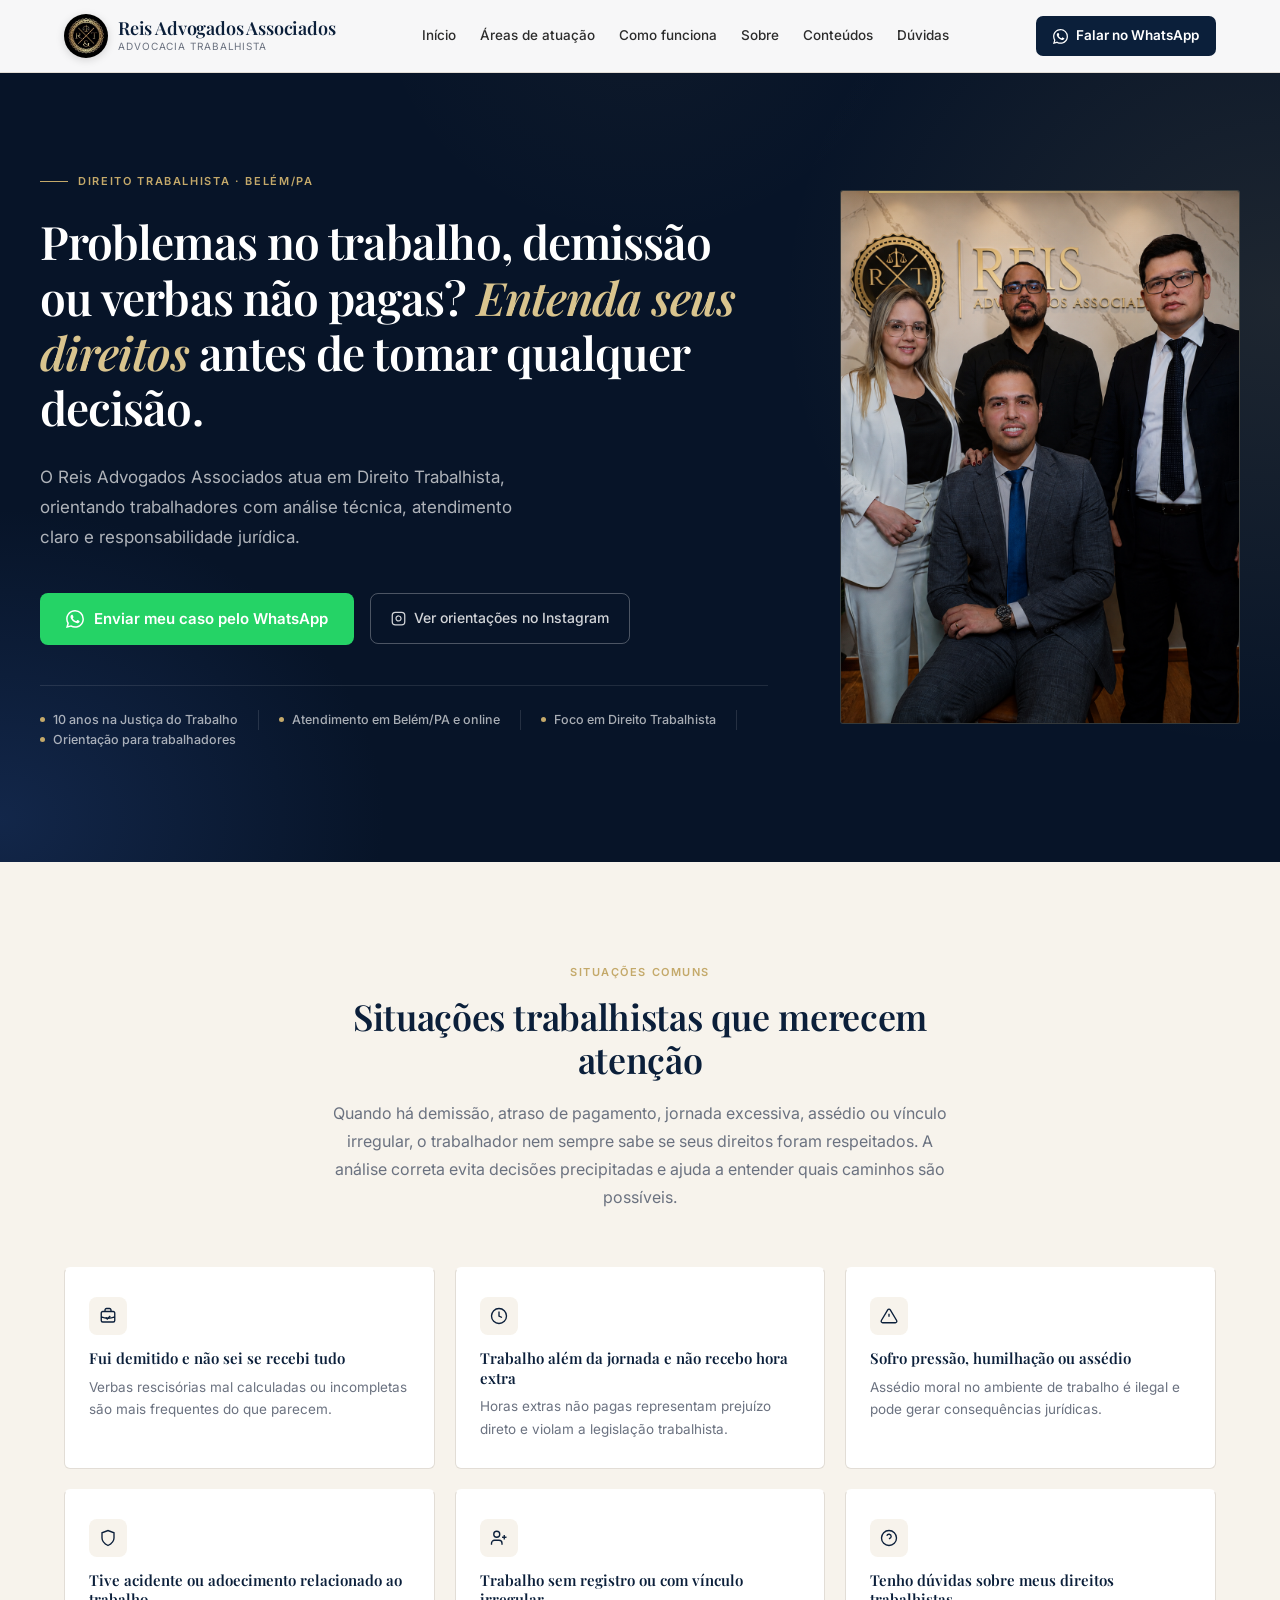
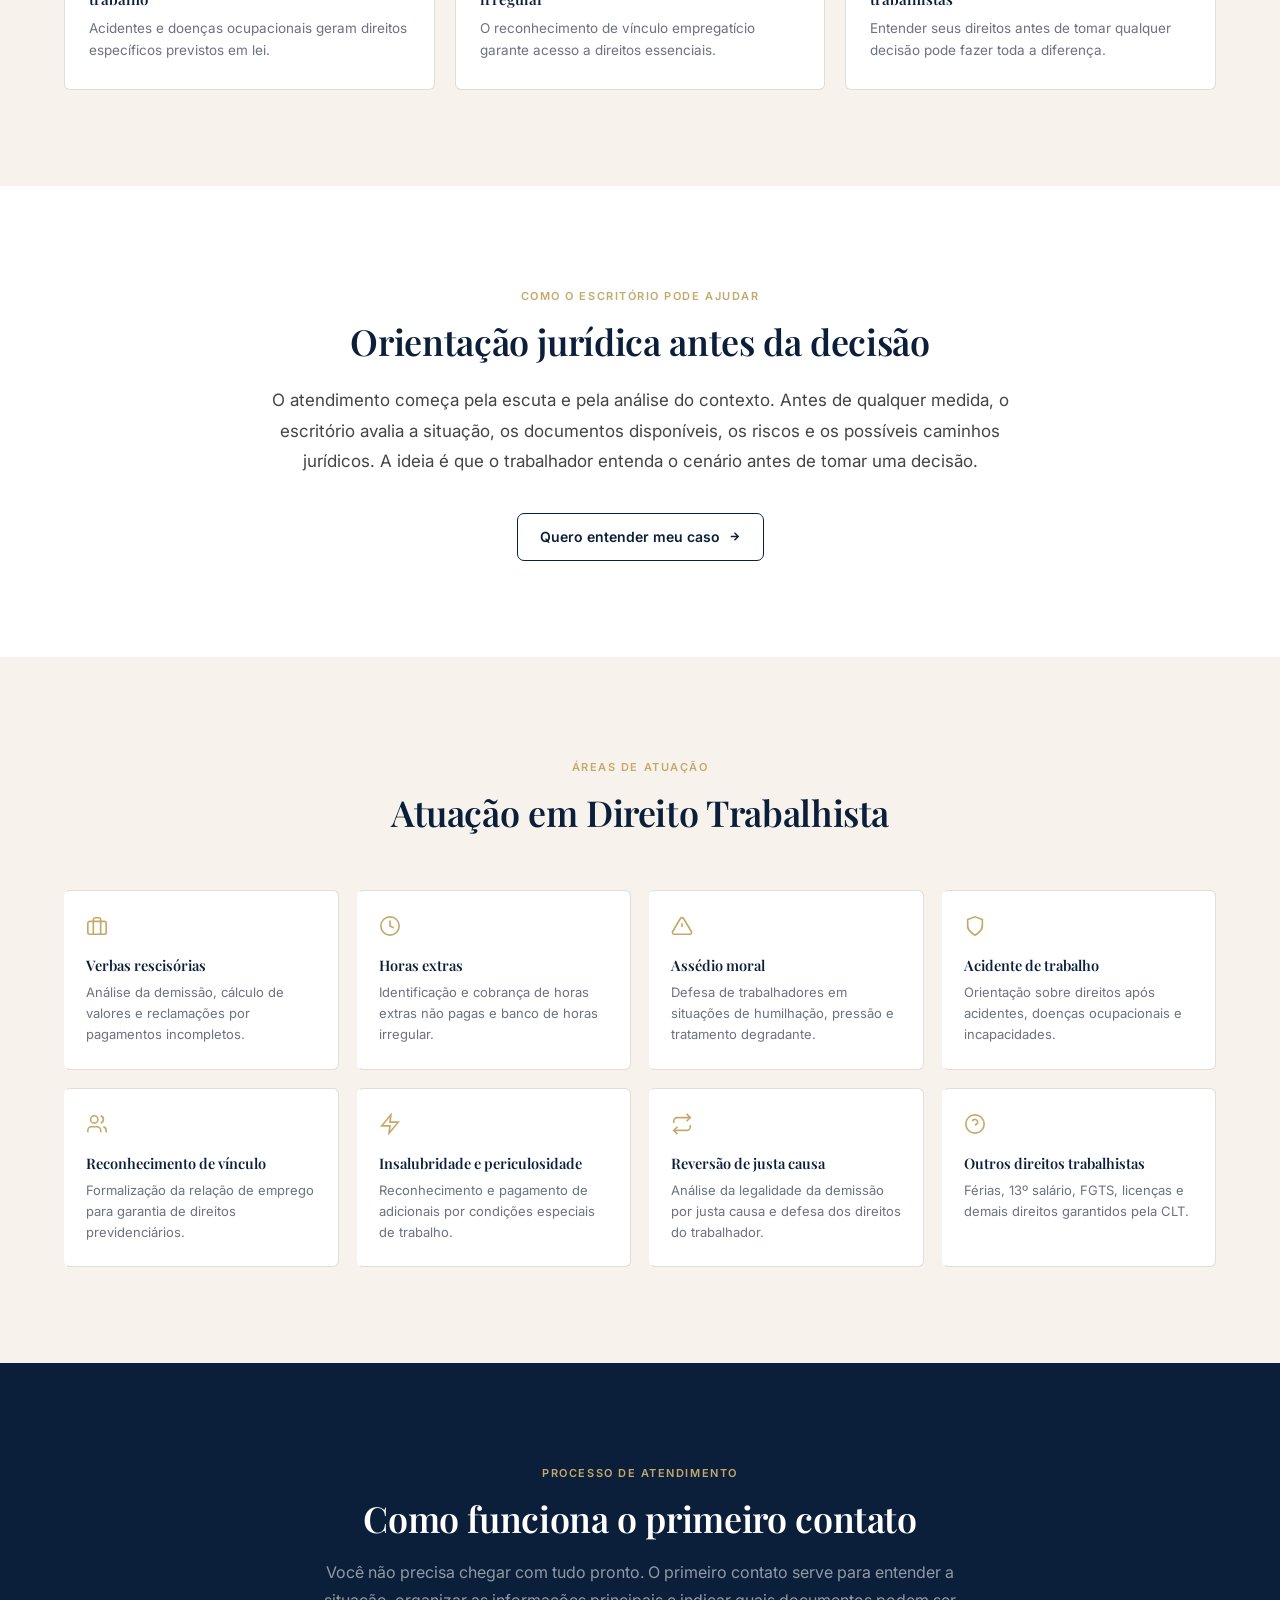
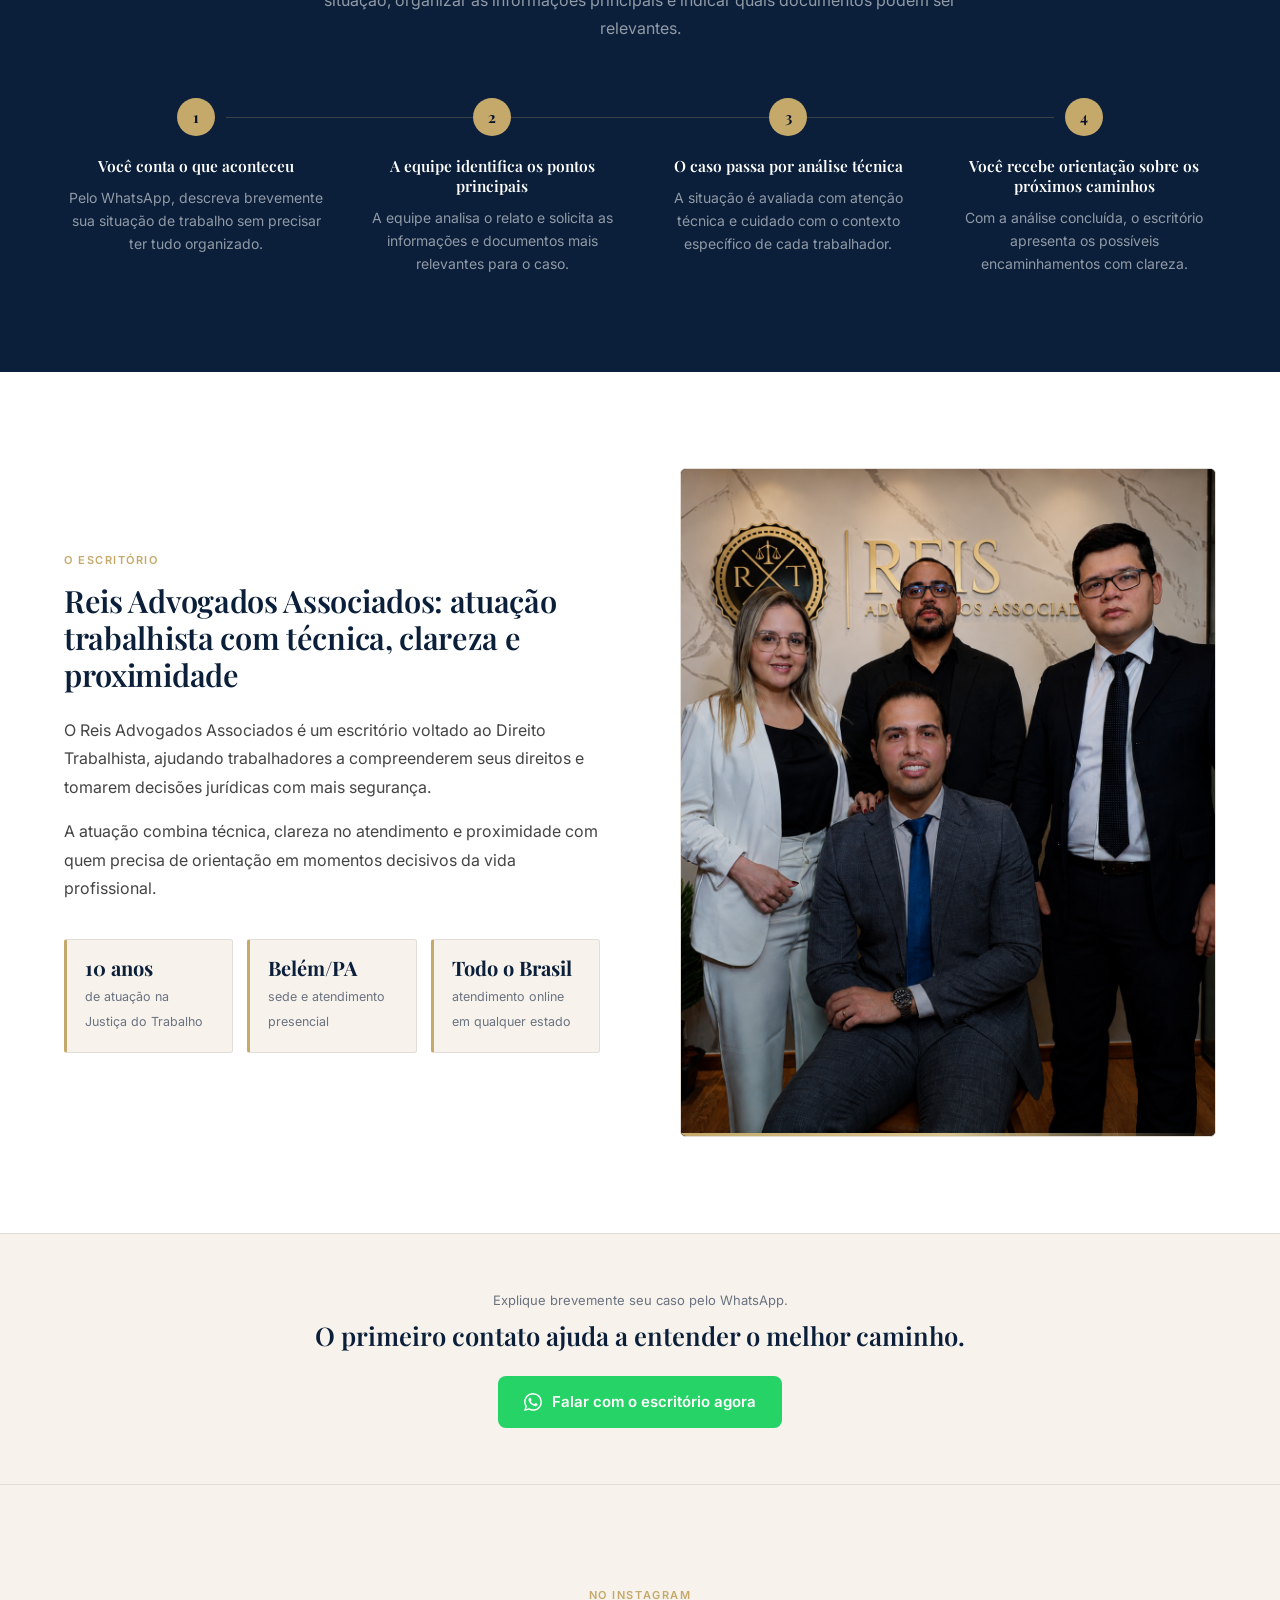
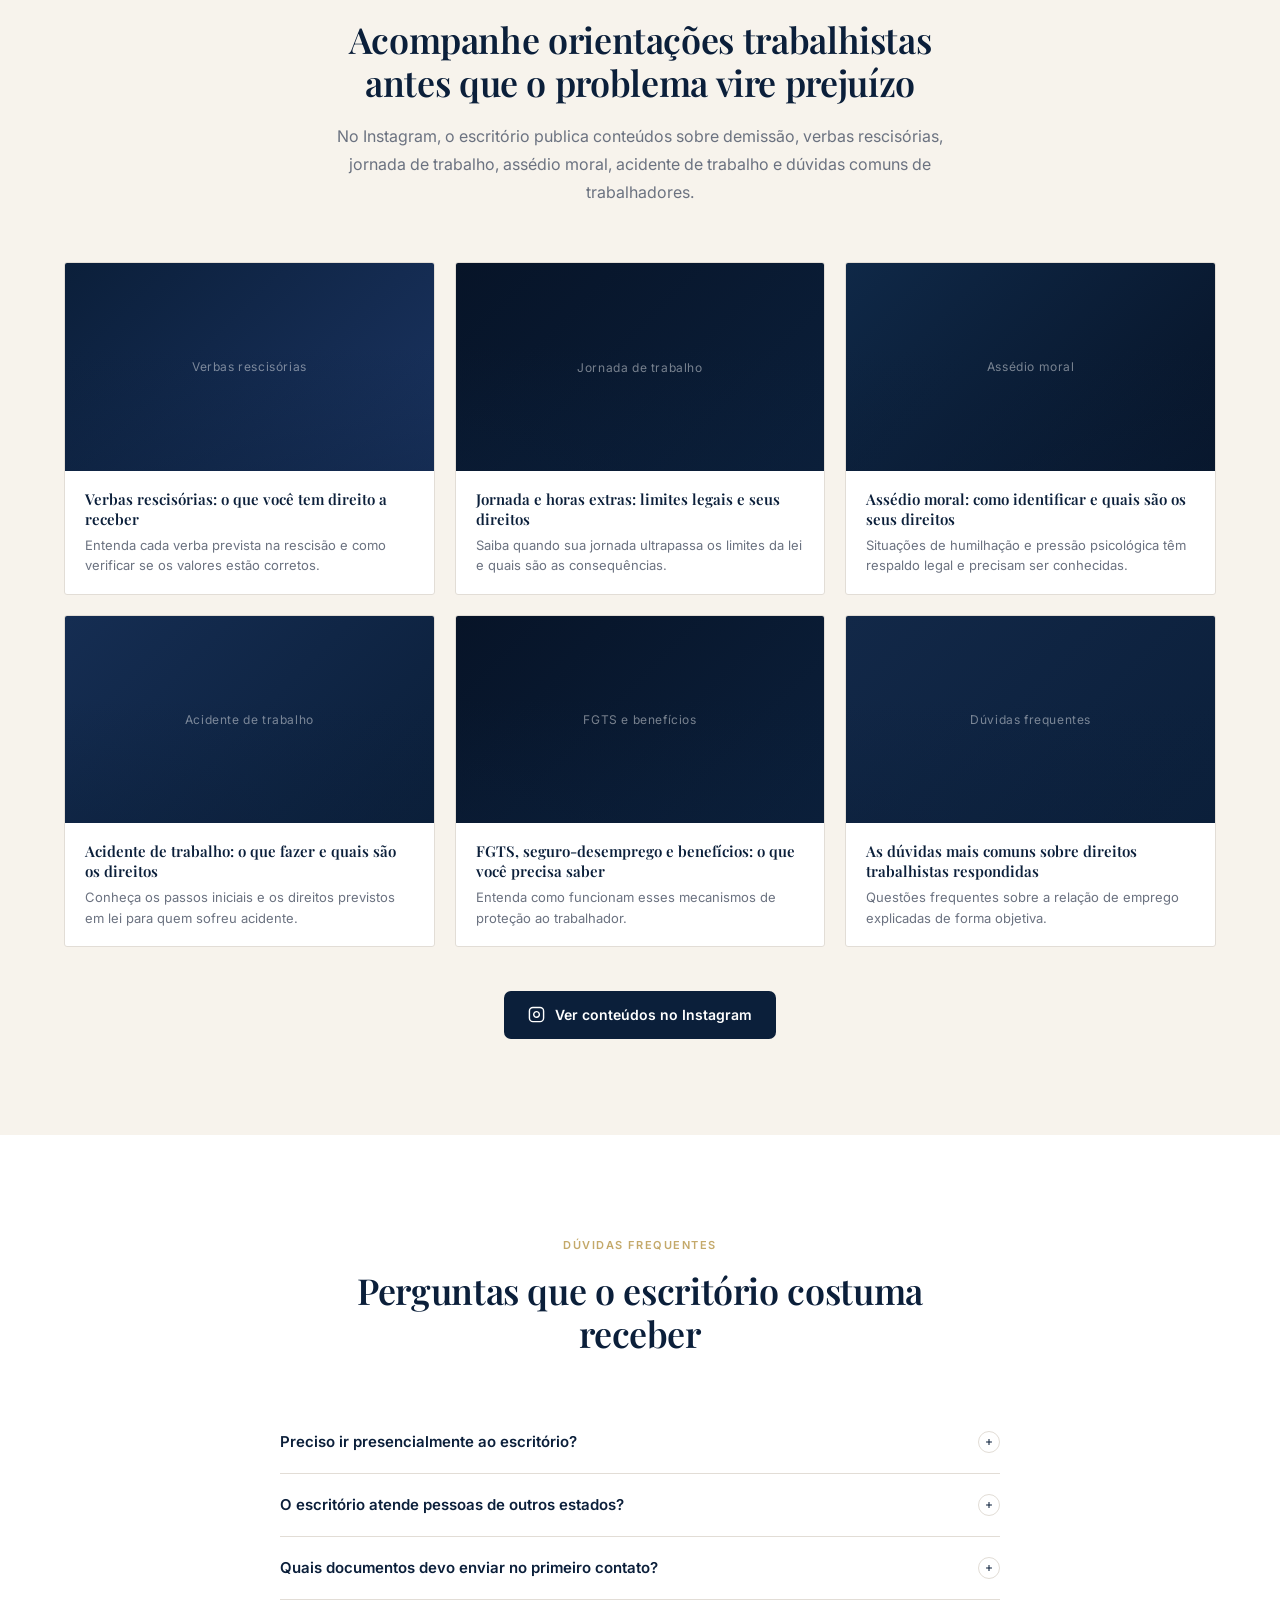
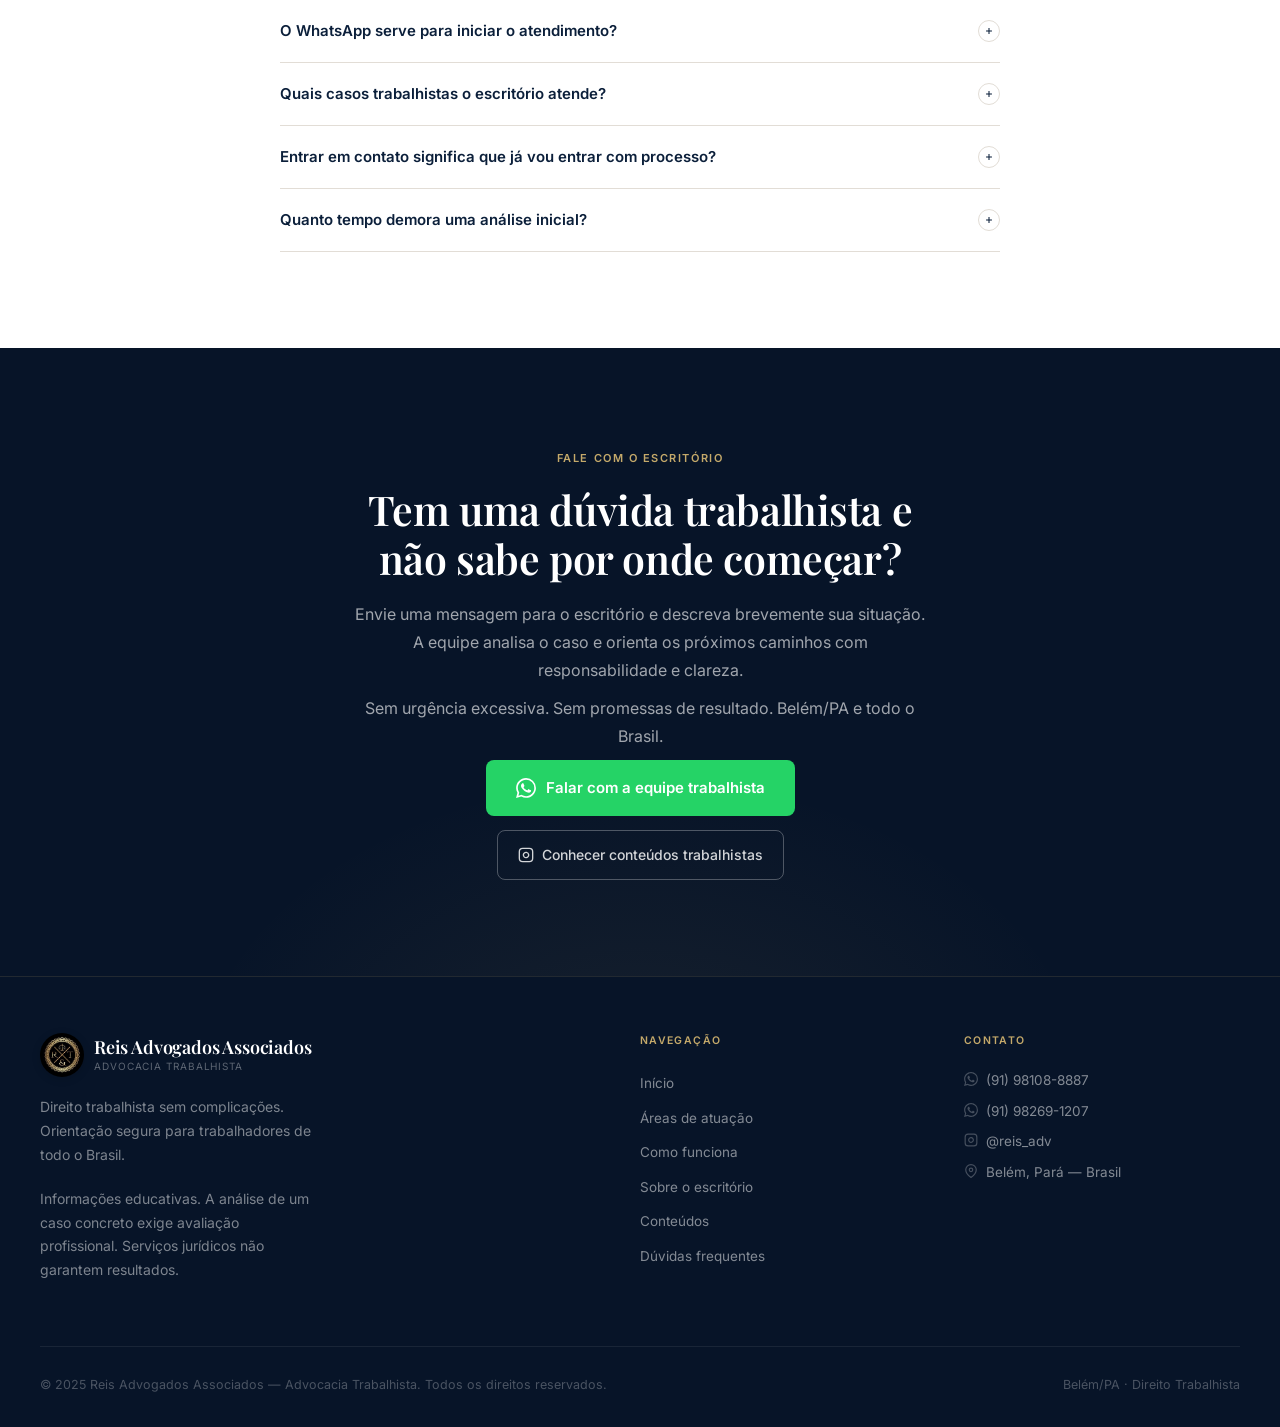
<file: index.html>
<!doctype html>
<html lang="pt-BR">

<head>
  <meta charset="UTF-8">
  <meta name="viewport" content="width=device-width, initial-scale=1.0">
  <title>Reis Advogados Associados | Advocacia Trabalhista em Belém e Atendimento Online</title>
  <meta name="description"
    content="Advocacia trabalhista para trabalhadores em Belém e em todo o Brasil. Orientação em demissão, verbas rescisórias, horas extras, assédio, acidente de trabalho e outros direitos.">
  <meta name="keywords"
    content="advocacia trabalhista Belém, advogado trabalhista Belém, direito trabalhista, atendimento trabalhista online, verbas rescisórias, horas extras, assédio moral, acidente de trabalho, Reis Advogados Associados">
  <meta property="og:title" content="Reis Advogados Associados | Advocacia Trabalhista em Belém e Atendimento Online">
  <meta property="og:description"
    content="Advocacia trabalhista para trabalhadores em Belém e em todo o Brasil. Orientação em demissão, verbas rescisórias, horas extras, assédio, acidente de trabalho e outros direitos.">
  <meta property="og:type" content="website">
  <meta property="og:locale" content="pt_BR">
  <link rel="preconnect" href="https://fonts.googleapis.com">
  <link rel="preconnect" href="https://fonts.gstatic.com" crossorigin>
  <link
    href="https://fonts.googleapis.com/css2?family=Playfair+Display:ital,wght@0,400;0,500;0,600;0,700;1,400;1,600&family=Inter:wght@300;400;500;600&display=swap"
    rel="stylesheet">
  <style>
    *,
    *::before,
    *::after {
      box-sizing: border-box;
      margin: 0;
      padding: 0;
    }

    :root {
      --navy: #0B1F3A;
      --navy-deep: #071428;
      --navy-mid: #1a3360;
      --ivory: #F7F3EC;
      --ivory-warm: #EDE8DF;
      --gold: #C4A96A;
      --gold-light: #D9C48E;
      --graphite: #2C2C2C;
      --muted: #6B7280;
      --border: #E2DDD6;
      --surface: #FFFFFF;
      --whatsapp: #25D366;
      --whatsapp-dk: #1DAB52;

      --font-display: 'Playfair Display', 'Georgia', serif;
      --font-body: 'Inter', -apple-system, system-ui, sans-serif;

      --max-w: 1200px;
      --sp-lg: 96px;
      --sp-md: 64px;
    }

    html {
      scroll-behavior: smooth;
    }

    body {
      font-family: var(--font-body);
      background: var(--surface);
      color: var(--graphite);
      line-height: 1.6;
      font-size: 16px;
      -webkit-font-smoothing: antialiased;
    }

    .container {
      max-width: var(--max-w);
      margin: 0 auto;
      padding: 0 24px;
    }

    /* ── HEADER ─────────────────────────────── */
    .site-header {
      position: fixed;
      top: 0;
      left: 0;
      right: 0;
      z-index: 200;
      background: rgba(255, 255, 255, 0.97);
      backdrop-filter: blur(10px);
      border-bottom: 1px solid var(--border);
      transition: box-shadow 0.3s;
    }

    .site-header.scrolled {
      box-shadow: 0 2px 20px rgba(11, 31, 58, 0.09);
    }

    .header-inner {
      max-width: var(--max-w);
      margin: 0 auto;
      padding: 0 24px;
      height: 72px;
      display: flex;
      align-items: center;
      justify-content: space-between;
      gap: 24px;
    }

    .logo {
      display: flex;
      align-items: center;
      gap: 10px;
      text-decoration: none;
      flex-shrink: 0;
    }

    .logo-img {
      width: 44px;
      height: 44px;
      border-radius: 50%;
      object-fit: cover;
      box-shadow: 0 2px 8px rgba(0, 0, 0, 0.15);
    }

    .logo-text {
      font-family: var(--font-display);
      font-weight: 600;
      font-size: 18px;
      color: var(--navy);
      letter-spacing: -0.01em;
      line-height: 1.15;
    }

    .logo-sub {
      display: block;
      font-family: var(--font-body);
      font-weight: 400;
      font-size: 10px;
      color: var(--muted);
      letter-spacing: 0.09em;
      text-transform: uppercase;
    }

    .main-nav {
      display: flex;
      align-items: center;
      gap: 2px;
    }

    .main-nav a {
      text-decoration: none;
      font-size: 13.5px;
      font-weight: 500;
      color: var(--graphite);
      padding: 8px 11px;
      border-radius: 6px;
      transition: color 0.2s, background 0.2s;
      white-space: nowrap;
    }

    .main-nav a:hover {
      color: var(--navy);
      background: var(--ivory);
    }

    .header-actions {
      display: flex;
      align-items: center;
      gap: 12px;
      flex-shrink: 0;
    }

    .btn-header-wa {
      display: inline-flex;
      align-items: center;
      gap: 8px;
      background: var(--navy);
      color: #fff;
      text-decoration: none;
      font-size: 13.5px;
      font-weight: 600;
      padding: 9px 17px;
      border-radius: 7px;
      transition: background 0.2s, transform 0.15s;
      white-space: nowrap;
    }

    .btn-header-wa:hover {
      background: var(--navy-mid);
      transform: translateY(-1px);
    }

    .hamburger {
      display: none;
      flex-direction: column;
      gap: 5px;
      cursor: pointer;
      padding: 8px;
      background: none;
      border: none;
    }

    .hamburger span {
      display: block;
      width: 22px;
      height: 2px;
      background: var(--navy);
      border-radius: 2px;
      transition: all 0.3s;
    }

    .hamburger.open span:nth-child(1) {
      transform: translateY(7px) rotate(45deg);
    }

    .hamburger.open span:nth-child(2) {
      opacity: 0;
    }

    .hamburger.open span:nth-child(3) {
      transform: translateY(-7px) rotate(-45deg);
    }

    .mobile-nav {
      display: none;
      position: fixed;
      inset: 0;
      z-index: 199;
      background: rgba(255, 255, 255, 0.98);
      backdrop-filter: blur(10px);
      flex-direction: column;
      padding: 96px 32px 40px;
      gap: 4px;
      overflow-y: auto;
    }

    .mobile-nav.open {
      display: flex;
    }

    .mobile-nav a {
      text-decoration: none;
      font-size: 19px;
      font-family: var(--font-display);
      font-weight: 500;
      color: var(--navy);
      padding: 13px 0;
      border-bottom: 1px solid var(--border);
      transition: color 0.2s;
    }

    .mobile-nav a:hover {
      color: var(--gold);
    }

    .mobile-nav .btn-header-wa {
      margin-top: 28px;
      justify-content: center;
      font-size: 16px;
      padding: 15px 24px;
    }

    /* ── HERO ────────────────────────────────── */
    .hero {
      background: var(--navy-deep);
      padding: 164px 24px 112px;
      position: relative;
      overflow: hidden;
    }

    .hero::before {
      content: '';
      position: absolute;
      inset: 0;
      pointer-events: none;
      background:
        radial-gradient(ellipse 60% 80% at 100% 35%, rgba(196, 169, 106, 0.12) 0%, transparent 65%),
        radial-gradient(ellipse 50% 60% at 0% 95%, rgba(26, 51, 96, 0.6) 0%, transparent 60%),
        radial-gradient(ellipse 30% 40% at 50% 0%, rgba(196, 169, 106, 0.04) 0%, transparent 70%);
    }

    /* ── AUTHORITY BAR ───────────────────────── */
    .hero-authority {
      display: flex;
      align-items: center;
      gap: 0;
      flex-wrap: wrap;
      margin-top: 40px;
      border-top: 1px solid rgba(255,255,255,0.1);
      padding-top: 24px;
    }

    .auth-item {
      display: flex;
      align-items: center;
      gap: 8px;
      padding: 0 20px 0 0;
      margin-right: 20px;
      border-right: 1px solid rgba(255,255,255,0.12);
      color: rgba(255,255,255,0.65);
      font-size: 12.5px;
      font-weight: 500;
      white-space: nowrap;
    }

    .auth-item:last-child {
      border-right: none;
      margin-right: 0;
      padding-right: 0;
    }

    .auth-item::before {
      content: '';
      width: 5px;
      height: 5px;
      background: var(--gold);
      border-radius: 50%;
      flex-shrink: 0;
    }

    .hero-inner {
      max-width: var(--max-w);
      margin: 0 auto;
      display: grid;
      grid-template-columns: 1fr 400px;
      gap: 72px;
      align-items: center;
      position: relative;
    }

    .hero-eyebrow {
      display: inline-flex;
      align-items: center;
      gap: 10px;
      font-size: 11px;
      font-weight: 600;
      letter-spacing: 0.15em;
      text-transform: uppercase;
      color: var(--gold);
      margin-bottom: 24px;
    }

    .hero-eyebrow::before {
      content: '';
      display: block;
      width: 28px;
      height: 1px;
      background: var(--gold);
    }

    .hero h1 {
      font-family: var(--font-display);
      font-size: clamp(28px, 3.6vw, 48px);
      font-weight: 600;
      line-height: 1.2;
      letter-spacing: -0.02em;
      color: #fff;
      margin-bottom: 28px;
    }

    .hero h1 em {
      font-style: italic;
      color: var(--gold-light);
    }

    .hero-sub {
      font-size: 17px;
      line-height: 1.75;
      color: rgba(255, 255, 255, 0.68);
      max-width: 500px;
      margin-bottom: 40px;
    }

    .hero-proof {
      list-style: none;
      display: flex;
      flex-direction: column;
      gap: 11px;
      margin-bottom: 48px;
    }

    .hero-proof li {
      display: flex;
      align-items: center;
      gap: 12px;
      font-size: 14px;
      color: rgba(255, 255, 255, 0.82);
    }

    .hero-proof li::before {
      content: '';
      flex-shrink: 0;
      width: 6px;
      height: 6px;
      background: var(--gold);
      border-radius: 50%;
    }

    .hero-actions {
      display: flex;
      align-items: center;
      gap: 16px;
      flex-wrap: wrap;
    }

    .btn-wa {
      display: inline-flex;
      align-items: center;
      gap: 10px;
      background: var(--whatsapp);
      color: #fff;
      text-decoration: none;
      font-size: 15px;
      font-weight: 600;
      padding: 14px 26px;
      border-radius: 8px;
      transition: background 0.2s, transform 0.15s, box-shadow 0.2s;
    }

    .btn-wa:hover {
      background: var(--whatsapp-dk);
      transform: translateY(-2px);
      box-shadow: 0 10px 28px rgba(37, 211, 102, 0.35);
    }

    .btn-ghost {
      display: inline-flex;
      align-items: center;
      gap: 8px;
      border: 1px solid rgba(255, 255, 255, 0.28);
      color: rgba(255, 255, 255, 0.82);
      text-decoration: none;
      font-size: 14px;
      font-weight: 500;
      padding: 13px 20px;
      border-radius: 8px;
      transition: border-color 0.2s, color 0.2s, background 0.2s;
    }

    .btn-ghost:hover {
      border-color: rgba(255, 255, 255, 0.55);
      color: #fff;
      background: rgba(255, 255, 255, 0.05);
    }

    .hero-visual {
      position: relative;
    }

    .hero-img-frame {
      background: rgba(255, 255, 255, 0.04);
      border: 1px solid rgba(196, 169, 106, 0.2);
      border-radius: 3px;
      aspect-ratio: 3/4;
      display: flex;
      flex-direction: column;
      align-items: center;
      justify-content: center;
      text-align: center;
      padding: 32px;
      position: relative;
      overflow: hidden;
    }

    .hero-img-frame::before {
      content: '';
      position: absolute;
      inset: 0;
      background: linear-gradient(135deg, rgba(196, 169, 106, 0.06) 0%, transparent 60%);
    }

    .hero-img-frame::after {
      content: '';
      position: absolute;
      top: 0;
      left: 28px;
      right: 28px;
      height: 2px;
      background: linear-gradient(90deg, var(--gold), transparent);
    }

    .frame-ph-icon {
      width: 44px;
      height: 44px;
      opacity: 0.25;
      margin-bottom: 16px;
    }

    .frame-ph-text {
      font-size: 12px;
      color: rgba(255, 255, 255, 0.38);
      line-height: 1.6;
    }

    .frame-ph-text strong {
      display: block;
      font-size: 13px;
      color: rgba(255, 255, 255, 0.48);
      margin-bottom: 4px;
      font-weight: 500;
    }

    /* ── SECTION BASE ────────────────────────── */
    .section-pad {
      padding: var(--sp-lg) 0;
    }

    .section-pad-sm {
      padding: var(--sp-md) 0;
    }

    .section-head {
      text-align: center;
      max-width: 640px;
      margin: 0 auto 56px;
    }

    .eyebrow {
      display: inline-block;
      font-size: 11px;
      font-weight: 600;
      letter-spacing: 0.14em;
      text-transform: uppercase;
      color: var(--gold);
      margin-bottom: 14px;
    }

    .section-head h2 {
      font-family: var(--font-display);
      font-size: clamp(25px, 2.8vw, 36px);
      font-weight: 600;
      color: var(--navy);
      line-height: 1.2;
      margin-bottom: 18px;
      letter-spacing: -0.01em;
    }

    .section-head p {
      font-size: 16px;
      color: var(--muted);
      line-height: 1.75;
    }

    /* ── PROBLEMS ────────────────────────────── */
    .problems {
      background: var(--ivory);
    }

    .problems-grid {
      display: grid;
      grid-template-columns: repeat(3, 1fr);
      gap: 20px;
    }

    .prob-card {
      background: var(--surface);
      border: 1px solid var(--border);
      border-top: 2px solid transparent;
      border-radius: 6px;
      padding: 28px 24px;
      transition: border-top-color 0.25s, transform 0.2s, box-shadow 0.2s;
    }

    .prob-card:hover {
      border-top-color: var(--navy);
      transform: translateY(-4px);
      box-shadow: 0 12px 32px rgba(11, 31, 58, 0.1);
    }

    .prob-icon {
      width: 38px;
      height: 38px;
      background: var(--ivory);
      border-radius: 8px;
      display: flex;
      align-items: center;
      justify-content: center;
      margin-bottom: 14px;
      color: var(--navy);
    }

    .prob-card h3 {
      font-family: var(--font-display);
      font-size: 15px;
      font-weight: 600;
      color: var(--navy);
      margin-bottom: 7px;
      line-height: 1.3;
    }

    .prob-card p {
      font-size: 13.5px;
      color: var(--muted);
      line-height: 1.65;
    }

    /* ── SOLUTION ────────────────────────────── */
    .solution {
      background: var(--surface);
    }

    .solution-box {
      max-width: 740px;
      margin: 0 auto;
      text-align: center;
    }

    .solution-box h2 {
      font-family: var(--font-display);
      font-size: clamp(25px, 2.8vw, 36px);
      font-weight: 600;
      color: var(--navy);
      line-height: 1.2;
      margin-bottom: 22px;
      letter-spacing: -0.01em;
    }

    .solution-box p {
      font-size: 17px;
      color: #444;
      line-height: 1.8;
      margin-bottom: 36px;
    }

    .btn-outline {
      display: inline-flex;
      align-items: center;
      gap: 8px;
      border: 1.5px solid var(--navy);
      color: var(--navy);
      text-decoration: none;
      font-size: 14px;
      font-weight: 600;
      padding: 12px 22px;
      border-radius: 7px;
      transition: background 0.2s, color 0.2s;
    }

    .btn-outline:hover {
      background: var(--navy);
      color: #fff;
    }

    /* ── AREAS ───────────────────────────────── */
    .areas {
      background: var(--ivory);
    }

    .areas-grid {
      display: grid;
      grid-template-columns: repeat(4, 1fr);
      gap: 18px;
    }

    .area-card {
      background: var(--surface);
      border: 1px solid var(--border);
      border-left: 2px solid transparent;
      border-radius: 6px;
      padding: 24px 20px;
      transition: border-left-color 0.2s, transform 0.2s, box-shadow 0.2s;
    }

    .area-card:hover {
      border-left-color: var(--gold);
      transform: translateY(-2px);
      box-shadow: 0 8px 24px rgba(11, 31, 58, 0.09);
    }

    .area-icon {
      color: var(--gold);
      margin-bottom: 12px;
    }

    .area-card h3 {
      font-family: var(--font-display);
      font-size: 14.5px;
      font-weight: 600;
      color: var(--navy);
      margin-bottom: 7px;
      line-height: 1.3;
    }

    .area-card p {
      font-size: 13px;
      color: var(--muted);
      line-height: 1.6;
    }

    /* ── HOW IT WORKS ────────────────────────── */
    .how {
      background: var(--navy);
    }

    .how .section-head h2 {
      color: #fff;
    }

    .how .section-head p {
      color: rgba(255, 255, 255, 0.55);
    }

    .steps-grid {
      display: grid;
      grid-template-columns: repeat(4, 1fr);
      gap: 32px;
      position: relative;
    }

    .steps-grid::before {
      content: '';
      position: absolute;
      top: 19px;
      left: calc(12.5% + 18px);
      right: calc(12.5% + 18px);
      height: 1px;
      background: rgba(196, 169, 106, 0.25);
    }

    .step {
      text-align: center;
    }

    .step-num {
      width: 38px;
      height: 38px;
      background: var(--gold);
      border-radius: 50%;
      display: flex;
      align-items: center;
      justify-content: center;
      font-family: var(--font-display);
      font-size: 15px;
      font-weight: 700;
      color: var(--navy-deep);
      margin: 0 auto 20px;
      position: relative;
      z-index: 1;
    }

    .step h3 {
      font-family: var(--font-display);
      font-size: 15.5px;
      font-weight: 600;
      color: #fff;
      margin-bottom: 10px;
      line-height: 1.3;
    }

    .step p {
      font-size: 14px;
      color: rgba(255, 255, 255, 0.55);
      line-height: 1.65;
    }

    /* ── ABOUT ───────────────────────────────── */
    .about {
      background: var(--surface);
    }

    .about-inner {
      max-width: var(--max-w);
      margin: 0 auto;
      padding: 0 24px;
      display: grid;
      grid-template-columns: 1fr 1fr;
      gap: 80px;
      align-items: center;
    }

    .about-content .eyebrow {
      display: block;
      margin-bottom: 14px;
    }

    .about-content h2 {
      font-family: var(--font-display);
      font-size: clamp(24px, 2.4vw, 32px);
      font-weight: 600;
      color: var(--navy);
      line-height: 1.2;
      margin-bottom: 22px;
      letter-spacing: -0.01em;
    }

    .about-content p {
      font-size: 16px;
      color: #444;
      line-height: 1.78;
      margin-bottom: 16px;
    }

    .about-stats {
      display: grid;
      grid-template-columns: repeat(3, 1fr);
      gap: 14px;
      margin-top: 36px;
    }

    .stat {
      background: var(--ivory);
      border: 1px solid var(--border);
      border-left: 3px solid var(--gold);
      border-radius: 3px;
      padding: 18px;
    }

    .stat strong {
      display: block;
      font-family: var(--font-display);
      font-size: 20px;
      font-weight: 700;
      color: var(--navy);
      line-height: 1;
      margin-bottom: 5px;
    }

    .stat span {
      font-size: 12.5px;
      color: var(--muted);
      line-height: 1.4;
    }

    .about-visual {
      background: var(--navy-deep);
      border: 1px solid var(--border);
      border-radius: 6px;
      min-height: 420px;
      display: flex;
      align-items: center;
      justify-content: center;
      position: relative;
      overflow: hidden;
    }

    .about-visual::after {
      content: '';
      position: absolute;
      bottom: 0;
      left: 0;
      right: 0;
      height: 3px;
      background: linear-gradient(90deg, var(--gold), var(--gold-light), transparent);
    }

    .about-ph-text {
      font-size: 13px;
      color: var(--muted);
      line-height: 1.6;
      max-width: 200px;
    }

    .about-ph-text strong {
      display: block;
      font-size: 14px;
      color: var(--graphite);
      font-weight: 500;
      margin-bottom: 4px;
    }

    /* ── MID-PAGE CTA ────────────────────────── */
    .mid-cta {
      background: var(--ivory);
      padding: 56px 24px;
      text-align: center;
      border-top: 1px solid var(--border);
      border-bottom: 1px solid var(--border);
    }

    .mid-cta p.micro {
      font-size: 13px;
      color: var(--muted);
      margin-bottom: 8px;
    }

    .mid-cta h3 {
      font-family: var(--font-display);
      font-size: clamp(20px, 2vw, 26px);
      color: var(--navy);
      font-weight: 600;
      margin-bottom: 24px;
      line-height: 1.3;
    }

    /* ── CONTENT ─────────────────────────────── */
    .content-sec {
      background: var(--ivory);
    }

    .content-grid {
      display: grid;
      grid-template-columns: repeat(3, 1fr);
      gap: 20px;
      margin-bottom: 44px;
    }

    .content-card {
      background: var(--surface);
      border: 1px solid var(--border);
      border-radius: 3px;
      overflow: hidden;
      text-decoration: none;
      color: inherit;
      display: block;
      transition: transform 0.2s, box-shadow 0.2s;
    }

    .content-card:hover {
      transform: translateY(-3px);
      box-shadow: 0 10px 28px rgba(11, 31, 58, 0.1);
    }

    .card-thumb {
      aspect-ratio: 16/9;
      display: flex;
      align-items: center;
      justify-content: center;
      position: relative;
      overflow: hidden;
    }

    .card-thumb::after {
      content: '';
      position: absolute;
      inset: 0;
      background: linear-gradient(to bottom, transparent 40%, rgba(11, 31, 58, 0.35));
    }

    .thumb-label {
      font-size: 12px;
      color: rgba(255, 255, 255, 0.45);
      letter-spacing: 0.05em;
      position: relative;
      z-index: 1;
    }

    .card-body {
      padding: 18px 20px;
    }

    .card-body h3 {
      font-family: var(--font-display);
      font-size: 15px;
      font-weight: 600;
      color: var(--navy);
      margin-bottom: 6px;
      line-height: 1.35;
    }

    .card-body p {
      font-size: 13px;
      color: var(--muted);
      line-height: 1.55;
    }

    .ig-cta {
      text-align: center;
    }

    .btn-ig {
      display: inline-flex;
      align-items: center;
      gap: 10px;
      background: var(--navy);
      color: #fff;
      text-decoration: none;
      font-size: 14px;
      font-weight: 600;
      padding: 13px 24px;
      border-radius: 7px;
      transition: background 0.2s, transform 0.15s;
    }

    .btn-ig:hover {
      background: var(--navy-mid);
      transform: translateY(-1px);
    }

    /* ── FAQ ─────────────────────────────────── */
    .faq {
      background: var(--surface);
    }

    .faq-list {
      max-width: 720px;
      margin: 0 auto;
    }

    .faq-item {
      border-bottom: 1px solid var(--border);
    }

    .faq-btn {
      display: flex;
      justify-content: space-between;
      align-items: center;
      gap: 16px;
      padding: 20px 0;
      cursor: pointer;
      background: none;
      border: none;
      width: 100%;
      text-align: left;
      font-family: var(--font-body);
    }

    .faq-btn span {
      font-size: 15px;
      font-weight: 600;
      color: var(--navy);
      line-height: 1.4;
    }

    .faq-icon {
      flex-shrink: 0;
      width: 22px;
      height: 22px;
      border: 1.5px solid var(--border);
      border-radius: 50%;
      display: flex;
      align-items: center;
      justify-content: center;
      transition: background 0.2s, border-color 0.2s, transform 0.25s;
      color: var(--muted);
    }

    .faq-item.open .faq-icon {
      background: var(--navy);
      border-color: var(--navy);
      color: #fff;
      transform: rotate(45deg);
    }

    .faq-answer {
      overflow: hidden;
      max-height: 0;
      transition: max-height 0.38s ease;
    }

    .faq-item.open .faq-answer {
      max-height: 280px;
    }

    .faq-answer p {
      font-size: 15px;
      color: var(--muted);
      line-height: 1.75;
      padding-bottom: 20px;
    }

    /* ── CTA FINAL ───────────────────────────── */
    .cta-final {
      background: var(--navy-deep);
      padding: 96px 24px;
      text-align: center;
      position: relative;
      overflow: hidden;
    }

    .cta-final::before {
      content: '';
      position: absolute;
      inset: 0;
      background: radial-gradient(ellipse 55% 80% at 50% 120%, rgba(196, 169, 106, 0.09) 0%, transparent 65%);
      pointer-events: none;
    }

    .cta-inner {
      max-width: 580px;
      margin: 0 auto;
      position: relative;
    }

    .cta-final .eyebrow {
      margin-bottom: 18px;
    }

    .cta-final h2 {
      font-family: var(--font-display);
      font-size: clamp(26px, 3.2vw, 42px);
      font-weight: 600;
      color: #fff;
      line-height: 1.18;
      margin-bottom: 18px;
      letter-spacing: -0.01em;
    }

    .cta-final p {
      font-size: 16px;
      color: rgba(255, 255, 255, 0.62);
      line-height: 1.75;
      margin-bottom: 10px;
    }

    .cta-micro {
      font-size: 13px;
      color: rgba(255, 255, 255, 0.38);
      margin-bottom: 36px;
    }

    .cta-actions {
      display: flex;
      gap: 14px;
      justify-content: center;
      flex-wrap: wrap;
    }

    .btn-wa-lg {
      display: inline-flex;
      align-items: center;
      gap: 10px;
      background: var(--whatsapp);
      color: #fff;
      text-decoration: none;
      font-size: 15px;
      font-weight: 600;
      padding: 16px 30px;
      border-radius: 8px;
      transition: background 0.2s, transform 0.15s, box-shadow 0.2s;
    }

    .btn-wa-lg:hover {
      background: var(--whatsapp-dk);
      transform: translateY(-2px);
      box-shadow: 0 12px 32px rgba(37, 211, 102, 0.3);
    }

    /* ── MOBILE BOTTOM BAR ───────────────────── */
    /* ── FAB WHATSAPP ─────────────────────── */
    .wa-fab {
      display: none;
      position: fixed;
      bottom: 24px;
      right: 20px;
      z-index: 150;
      width: 56px;
      height: 56px;
      border-radius: 50%;
      background: var(--whatsapp);
      color: #fff;
      align-items: center;
      justify-content: center;
      text-decoration: none;
      box-shadow: 0 4px 20px rgba(37, 211, 102, 0.45);
      transition: transform 0.2s, box-shadow 0.2s;
    }

    .wa-fab:hover {
      transform: scale(1.08);
      box-shadow: 0 6px 28px rgba(37, 211, 102, 0.55);
    }

    /* ── FOOTER ──────────────────────────────── */
    .footer {
      background: var(--navy-deep);
      border-top: 1px solid rgba(196, 169, 106, 0.14);
      padding: 56px 24px 32px;
    }

    .footer-inner {
      max-width: var(--max-w);
      margin: 0 auto;
    }

    .footer-top {
      display: grid;
      grid-template-columns: 2fr 1fr 1fr;
      gap: 48px;
      padding-bottom: 44px;
      border-bottom: 1px solid rgba(255, 255, 255, 0.07);
      margin-bottom: 28px;
    }

    .footer-brand .logo {
      margin-bottom: 18px;
    }

    .footer-brand .logo-text {
      color: #fff;
    }

    .footer-brand .logo-sub {
      color: rgba(255, 255, 255, 0.35);
    }

    .footer-brand p {
      font-size: 14px;
      color: rgba(255, 255, 255, 0.48);
      line-height: 1.7;
      max-width: 280px;
      margin-bottom: 20px;
    }

    .footer-legal {
      font-size: 11.5px;
      color: rgba(255, 255, 255, 0.28);
      line-height: 1.65;
      max-width: 280px;
    }

    .footer-col h4 {
      font-size: 10.5px;
      font-weight: 600;
      letter-spacing: 0.13em;
      text-transform: uppercase;
      color: var(--gold);
      margin-bottom: 20px;
    }

    .footer-col ul {
      list-style: none;
      display: flex;
      flex-direction: column;
      gap: 9px;
    }

    .footer-col ul a {
      text-decoration: none;
      font-size: 13.5px;
      color: rgba(255, 255, 255, 0.5);
      transition: color 0.2s;
    }

    .footer-col ul a:hover {
      color: rgba(255, 255, 255, 0.9);
    }

    .footer-contact-item {
      display: flex;
      align-items: flex-start;
      gap: 8px;
      font-size: 13.5px;
      color: rgba(255, 255, 255, 0.5);
      margin-bottom: 9px;
    }

    .footer-contact-item svg {
      flex-shrink: 0;
      margin-top: 2px;
      opacity: 0.5;
    }

    .footer-contact-item a {
      text-decoration: none;
      color: rgba(255, 255, 255, 0.5);
      transition: color 0.2s;
    }

    .footer-contact-item a:hover {
      color: rgba(255, 255, 255, 0.9);
    }

    .footer-bottom {
      display: flex;
      justify-content: space-between;
      align-items: center;
      gap: 16px;
      flex-wrap: wrap;
    }

    .footer-bottom p {
      font-size: 12.5px;
      color: rgba(255, 255, 255, 0.27);
    }


    /* ── ANIMATIONS ──────────────────────────── */
    .fade-up {
      opacity: 0;
      transform: translateY(26px);
      transition: opacity 0.6s ease, transform 0.6s ease;
    }

    .fade-up.visible {
      opacity: 1;
      transform: none;
    }

    .d1 {
      transition-delay: 0.1s;
    }

    .d2 {
      transition-delay: 0.2s;
    }

    .d3 {
      transition-delay: 0.3s;
    }

    /* ── RESPONSIVE ──────────────────────────── */
    @media (max-width: 1024px) {
      .areas-grid {
        grid-template-columns: repeat(2, 1fr);
      }

      .steps-grid {
        grid-template-columns: repeat(2, 1fr);
      }

      .steps-grid::before {
        display: none;
      }
    }

    /* ── TABLET ──────────────────────────────── */
    @media (max-width: 900px) {
      .about-inner {
        grid-template-columns: 1fr;
        padding: 0 24px;
        gap: 40px;
      }

      .about-visual {
        min-height: 300px;
      }
    }

    @media (max-width: 768px) {
      :root {
        --sp-lg: 72px;
        --sp-md: 52px;
      }

      .main-nav,
      .btn-header-wa {
        display: none;
      }

      .hamburger {
        display: flex;
      }

      .hero {
        padding: 120px 20px 72px;
      }

      .hero h1 {
        font-size: clamp(26px, 7vw, 36px);
      }

      .hero-inner {
        grid-template-columns: 1fr;
        gap: 44px;
      }

      .hero-visual {
        display: none;
      }

      .hero-authority {
        gap: 0;
        row-gap: 10px;
      }

      .auth-item {
        font-size: 11.5px;
        padding-right: 14px;
        margin-right: 14px;
      }

      .hero-actions {
        flex-direction: column;
        align-items: stretch;
      }

      .btn-wa, .btn-ghost {
        justify-content: center;
        text-align: center;
      }

      .problems-grid {
        grid-template-columns: 1fr 1fr;
        gap: 14px;
      }

      .areas-grid {
        grid-template-columns: 1fr 1fr;
        gap: 14px;
      }

      .steps-grid {
        grid-template-columns: 1fr 1fr;
      }

      .about-inner {
        grid-template-columns: 1fr;
        padding: 0 20px;
        gap: 36px;
      }

      .about-visual {
        min-height: 240px;
      }

      .content-grid {
        grid-template-columns: 1fr 1fr;
      }

      .footer-top {
        grid-template-columns: 1fr;
        gap: 36px;
      }

      .wa-fab {
        display: flex;
      }
    }

    @media (max-width: 540px) {
      .problems-grid {
        grid-template-columns: 1fr;
      }

      .areas-grid {
        grid-template-columns: 1fr;
      }

      .steps-grid {
        grid-template-columns: 1fr;
      }

      .content-grid {
        grid-template-columns: 1fr;
      }

      .about-stats {
        grid-template-columns: 1fr 1fr;
      }

      .auth-item {
        border-right: none;
        padding-right: 0;
        margin-right: 0;
        width: 50%;
      }
    }
  </style>
</head>

<body>

  <header class="site-header" id="site-header">
    <div class="header-inner">
      <a href="#inicio" class="logo" aria-label="Reis Advogados Associados – Advocacia Trabalhista">
        <img src="mov5b2cb-image.png" alt="Logo Reis Advogados Associados" class="logo-img">
        <div>
          <div class="logo-text">Reis Advogados Associados</div>
          <span class="logo-sub">Advocacia Trabalhista</span>
        </div>
      </a>
      <nav class="main-nav" aria-label="Navegação principal">
        <a href="#inicio">Início</a>
        <a href="#areas">Áreas de atuação</a>
        <a href="#como-funciona">Como funciona</a>
        <a href="#sobre">Sobre</a>
        <a href="#conteudos">Conteúdos</a>
        <a href="#duvidas">Dúvidas</a>
      </nav>
      <div class="header-actions">
        <a href="https://wa.me/5591981088887?text=Ol%C3%A1%2C%20gostaria%20de%20entender%20meu%20caso%20trabalhista."
          class="btn-header-wa" target="_blank" rel="noopener" aria-label="Falar no WhatsApp">
          <svg width="15" height="15" viewBox="0 0 24 24" fill="currentColor" aria-hidden="true">
            <path
              d="M17.472 14.382c-.297-.149-1.758-.867-2.03-.967-.273-.099-.471-.148-.67.15-.197.297-.767.966-.94 1.164-.173.199-.347.223-.644.075-.297-.15-1.255-.463-2.39-1.475-.883-.788-1.48-1.761-1.653-2.059-.173-.297-.018-.458.13-.606.134-.133.298-.347.446-.52.149-.174.198-.298.298-.497.099-.198.05-.371-.025-.52-.075-.149-.669-1.612-.916-2.207-.242-.579-.487-.5-.669-.51-.173-.008-.371-.01-.57-.01-.198 0-.52.074-.792.372-.272.297-1.04 1.016-1.04 2.479 0 1.462 1.065 2.875 1.213 3.074.149.198 2.096 3.2 5.077 4.487.709.306 1.262.489 1.694.625.712.227 1.36.195 1.871.118.571-.085 1.758-.719 2.006-1.413.248-.694.248-1.289.173-1.413-.074-.124-.272-.198-.57-.347m-5.421 7.403h-.004a9.87 9.87 0 01-5.031-1.378l-.361-.214-3.741.982.998-3.648-.235-.374a9.86 9.86 0 01-1.51-5.26c.001-5.45 4.436-9.884 9.888-9.884 2.64 0 5.122 1.03 6.988 2.898a9.825 9.825 0 012.893 6.994c-.003 5.45-4.437 9.884-9.885 9.884m8.413-18.297A11.815 11.815 0 0012.05 0C5.495 0 .16 5.335.157 11.892c0 2.096.547 4.142 1.588 5.945L.057 24l6.305-1.654a11.882 11.882 0 005.683 1.448h.005c6.554 0 11.89-5.335 11.893-11.893a11.821 11.821 0 00-3.48-8.413Z" />
          </svg>
          Falar no WhatsApp
        </a>
        <button class="hamburger" id="hamburger" aria-label="Abrir menu" aria-expanded="false">
          <span></span><span></span><span></span>
        </button>
      </div>
    </div>
  </header>

  <nav class="mobile-nav" id="mobile-nav" role="dialog" aria-label="Menu mobile">
    <a href="#inicio" class="mnl">Início</a>
    <a href="#areas" class="mnl">Áreas de atuação</a>
    <a href="#como-funciona" class="mnl">Como funciona</a>
    <a href="#sobre" class="mnl">Sobre o escritório</a>
    <a href="#conteudos" class="mnl">Conteúdos</a>
    <a href="#duvidas" class="mnl">Dúvidas frequentes</a>
    <a href="https://wa.me/5591981088887?text=Ol%C3%A1%2C%20gostaria%20de%20entender%20meu%20caso%20trabalhista."
      class="btn-header-wa mnl" target="_blank" rel="noopener">
      <svg width="18" height="18" viewBox="0 0 24 24" fill="currentColor" aria-hidden="true">
        <path
          d="M17.472 14.382c-.297-.149-1.758-.867-2.03-.967-.273-.099-.471-.148-.67.15-.197.297-.767.966-.94 1.164-.173.199-.347.223-.644.075-.297-.15-1.255-.463-2.39-1.475-.883-.788-1.48-1.761-1.653-2.059-.173-.297-.018-.458.13-.606.134-.133.298-.347.446-.52.149-.174.198-.298.298-.497.099-.198.05-.371-.025-.52-.075-.149-.669-1.612-.916-2.207-.242-.579-.487-.5-.669-.51-.173-.008-.371-.01-.57-.01-.198 0-.52.074-.792.372-.272.297-1.04 1.016-1.04 2.479 0 1.462 1.065 2.875 1.213 3.074.149.198 2.096 3.2 5.077 4.487.709.306 1.262.489 1.694.625.712.227 1.36.195 1.871.118.571-.085 1.758-.719 2.006-1.413.248-.694.248-1.289.173-1.413-.074-.124-.272-.198-.57-.347m-5.421 7.403h-.004a9.87 9.87 0 01-5.031-1.378l-.361-.214-3.741.982.998-3.648-.235-.374a9.86 9.86 0 01-1.51-5.26c.001-5.45 4.436-9.884 9.888-9.884 2.64 0 5.122 1.03 6.988 2.898a9.825 9.825 0 012.893 6.994c-.003 5.45-4.437 9.884-9.885 9.884m8.413-18.297A11.815 11.815 0 0012.05 0C5.495 0 .16 5.335.157 11.892c0 2.096.547 4.142 1.588 5.945L.057 24l6.305-1.654a11.882 11.882 0 005.683 1.448h.005c6.554 0 11.89-5.335 11.893-11.893a11.821 11.821 0 00-3.48-8.413Z" />
      </svg>
      Falar com o escritório pelo WhatsApp
    </a>
  </nav>

  <main>

    <!-- HERO -->
    <section class="hero" id="inicio" aria-label="Apresentação">
      <div class="hero-inner">
        <div class="hero-content">
          <p class="hero-eyebrow">Direito Trabalhista · Belém/PA</p>
          <h1>Problemas no trabalho, demissão ou verbas não pagas? <em>Entenda seus direitos</em> antes de tomar qualquer decisão.</h1>
          <p class="hero-sub">O Reis Advogados Associados atua em Direito Trabalhista, orientando trabalhadores com análise técnica, atendimento claro e responsabilidade jurídica.</p>
          <div class="hero-actions">
            <a href="https://wa.me/5591981088887?text=Ol%C3%A1%2C%20gostaria%20de%20enviar%20meu%20caso%20trabalhista%20para%20orienta%C3%A7%C3%A3o."
              class="btn-wa" target="_blank" rel="noopener" aria-label="Enviar meu caso pelo WhatsApp">
              <svg width="18" height="18" viewBox="0 0 24 24" fill="currentColor" aria-hidden="true"><path d="M17.472 14.382c-.297-.149-1.758-.867-2.03-.967-.273-.099-.471-.148-.67.15-.197.297-.767.966-.94 1.164-.173.199-.347.223-.644.075-.297-.15-1.255-.463-2.39-1.475-.883-.788-1.48-1.761-1.653-2.059-.173-.297-.018-.458.13-.606.134-.133.298-.347.446-.52.149-.174.198-.298.298-.497.099-.198.05-.371-.025-.52-.075-.149-.669-1.612-.916-2.207-.242-.579-.487-.5-.669-.51-.173-.008-.371-.01-.57-.01-.198 0-.52.074-.792.372-.272.297-1.04 1.016-1.04 2.479 0 1.462 1.065 2.875 1.213 3.074.149.198 2.096 3.2 5.077 4.487.709.306 1.262.489 1.694.625.712.227 1.36.195 1.871.118.571-.085 1.758-.719 2.006-1.413.248-.694.248-1.289.173-1.413-.074-.124-.272-.198-.57-.347m-5.421 7.403h-.004a9.87 9.87 0 01-5.031-1.378l-.361-.214-3.741.982.998-3.648-.235-.374a9.86 9.86 0 01-1.51-5.26c.001-5.45 4.436-9.884 9.888-9.884 2.64 0 5.122 1.03 6.988 2.898a9.825 9.825 0 012.893 6.994c-.003 5.45-4.437 9.884-9.885 9.884m8.413-18.297A11.815 11.815 0 0012.05 0C5.495 0 .16 5.335.157 11.892c0 2.096.547 4.142 1.588 5.945L.057 24l6.305-1.654a11.882 11.882 0 005.683 1.448h.005c6.554 0 11.89-5.335 11.893-11.893a11.821 11.821 0 00-3.48-8.413Z"/></svg>
              Enviar meu caso pelo WhatsApp
            </a>
            <a href="https://www.instagram.com/reis_adv/" class="btn-ghost" target="_blank" rel="noopener"
              aria-label="Ver orientações no Instagram">
              <svg width="15" height="15" viewBox="0 0 24 24" fill="none" stroke="currentColor" stroke-width="2"
                aria-hidden="true">
                <rect x="2" y="2" width="20" height="20" rx="5" ry="5" />
                <path d="M16 11.37A4 4 0 1112.63 8 4 4 0 0116 11.37z" />
                <line x1="17.5" y1="6.5" x2="17.51" y2="6.5" />
              </svg>
              Ver orientações no Instagram
            </a>
          </div>
          <div class="hero-authority" aria-label="Informações do escritório">
            <span class="auth-item">10 anos na Justiça do Trabalho</span>
            <span class="auth-item">Atendimento em Belém/PA e online</span>
            <span class="auth-item">Foco em Direito Trabalhista</span>
            <span class="auth-item">Orientação para trabalhadores</span>
          </div>
        </div>
        <div class="hero-visual" aria-hidden="true">
          <div class="hero-img-frame" style="padding: 0;">
            <img src="team.png" alt="Equipe Reis Advogados Associados"
              style="width: 100%; height: 100%; object-fit: cover;">
          </div>
        </div>
      </div>
    </section>

    <!-- PROBLEMS -->
    <section class="problems section-pad" id="problemas">
      <div class="container">
        <div class="section-head fade-up">
          <span class="eyebrow">Situações comuns</span>
          <h2>Situações trabalhistas que merecem atenção</h2>
          <p>Quando há demissão, atraso de pagamento, jornada excessiva, assédio ou vínculo irregular, o trabalhador nem sempre sabe se seus direitos foram respeitados. A análise correta evita decisões precipitadas e ajuda a entender quais caminhos são possíveis.</p>
        </div>
        <div class="problems-grid">
          <div class="prob-card fade-up">
            <div class="prob-icon" aria-hidden="true"><svg width="18" height="18" viewBox="0 0 24 24" fill="none"
                stroke="currentColor" stroke-width="1.8">
                <path d="M9 14l2 2 4-4" />
                <path
                  d="M21 13.255A23.931 23.931 0 0112 15c-3.183 0-6.22-.62-9-1.745M16 6V4a2 2 0 00-2-2h-4a2 2 0 00-2 2v2m4 6h.01M5 20h14a2 2 0 002-2V8a2 2 0 00-2-2H5a2 2 0 00-2 2v10a2 2 0 002 2z" />
              </svg></div>
            <h3>Fui demitido e não sei se recebi tudo</h3>
            <p>Verbas rescisórias mal calculadas ou incompletas são mais frequentes do que parecem.</p>
          </div>
          <div class="prob-card fade-up d1">
            <div class="prob-icon" aria-hidden="true"><svg width="18" height="18" viewBox="0 0 24 24" fill="none"
                stroke="currentColor" stroke-width="1.8">
                <circle cx="12" cy="12" r="10" />
                <polyline points="12,6 12,12 16,14" />
              </svg></div>
            <h3>Trabalho além da jornada e não recebo hora extra</h3>
            <p>Horas extras não pagas representam prejuízo direto e violam a legislação trabalhista.</p>
          </div>
          <div class="prob-card fade-up d2">
            <div class="prob-icon" aria-hidden="true"><svg width="18" height="18" viewBox="0 0 24 24" fill="none"
                stroke="currentColor" stroke-width="1.8">
                <path d="M12 9v4M12 17h.01" />
                <path d="M10.29 3.86L1.82 18a2 2 0 001.71 3h16.94a2 2 0 001.71-3L13.71 3.86a2 2 0 00-3.42 0z" />
              </svg></div>
            <h3>Sofro pressão, humilhação ou assédio</h3>
            <p>Assédio moral no ambiente de trabalho é ilegal e pode gerar consequências jurídicas.</p>
          </div>
          <div class="prob-card fade-up">
            <div class="prob-icon" aria-hidden="true"><svg width="18" height="18" viewBox="0 0 24 24" fill="none"
                stroke="currentColor" stroke-width="1.8">
                <path d="M12 22s8-4 8-10V5l-8-3-8 3v7c0 6 8 10 8 10z" />
              </svg></div>
            <h3>Tive acidente ou adoecimento relacionado ao trabalho</h3>
            <p>Acidentes e doenças ocupacionais geram direitos específicos previstos em lei.</p>
          </div>
          <div class="prob-card fade-up d1">
            <div class="prob-icon" aria-hidden="true"><svg width="18" height="18" viewBox="0 0 24 24" fill="none"
                stroke="currentColor" stroke-width="1.8">
                <path d="M16 21v-2a4 4 0 00-4-4H6a4 4 0 00-4 4v2" />
                <circle cx="9" cy="7" r="4" />
                <line x1="19" y1="8" x2="19" y2="14" />
                <line x1="22" y1="11" x2="16" y2="11" />
              </svg></div>
            <h3>Trabalho sem registro ou com vínculo irregular</h3>
            <p>O reconhecimento de vínculo empregatício garante acesso a direitos essenciais.</p>
          </div>
          <div class="prob-card fade-up d2">
            <div class="prob-icon" aria-hidden="true"><svg width="18" height="18" viewBox="0 0 24 24" fill="none"
                stroke="currentColor" stroke-width="1.8">
                <circle cx="12" cy="12" r="10" />
                <path d="M9.09 9a3 3 0 015.83 1c0 2-3 3-3 3" />
                <line x1="12" y1="17" x2="12.01" y2="17" />
              </svg></div>
            <h3>Tenho dúvidas sobre meus direitos trabalhistas</h3>
            <p>Entender seus direitos antes de tomar qualquer decisão pode fazer toda a diferença.</p>
          </div>
        </div>
      </div>
    </section>

    <!-- SOLUTION -->
    <section class="solution section-pad" id="solucao">
      <div class="container">
        <div class="solution-box fade-up">
          <span class="eyebrow">Como o escritório pode ajudar</span>
          <h2>Orientação jurídica antes da decisão</h2>
          <p>O atendimento começa pela escuta e pela análise do contexto. Antes de qualquer medida, o escritório avalia a situação, os documentos disponíveis, os riscos e os possíveis caminhos jurídicos. A ideia é que o trabalhador entenda o cenário antes de tomar uma decisão.</p>
          <a href="https://wa.me/5591981088887?text=Ol%C3%A1%2C%20quero%20entender%20meu%20caso%20trabalhista."
            class="btn-outline" target="_blank" rel="noopener">
            Quero entender meu caso
            <svg width="13" height="13" viewBox="0 0 24 24" fill="none" stroke="currentColor" stroke-width="2.5"
              aria-hidden="true">
              <path d="M5 12h14M12 5l7 7-7 7" />
            </svg>
          </a>
        </div>
      </div>
    </section>

    <!-- AREAS -->
    <section class="areas section-pad" id="areas">
      <div class="container">
        <div class="section-head fade-up">
          <span class="eyebrow">Áreas de atuação</span>
          <h2>Atuação em Direito Trabalhista</h2>
        </div>
        <div class="areas-grid">
          <div class="area-card fade-up">
            <div class="area-icon" aria-hidden="true"><svg width="22" height="22" viewBox="0 0 24 24" fill="none"
                stroke="currentColor" stroke-width="1.8">
                <rect x="2" y="7" width="20" height="14" rx="2" />
                <path d="M16 21V5a2 2 0 00-2-2h-4a2 2 0 00-2 2v16" />
              </svg></div>
            <h3>Verbas rescisórias</h3>
            <p>Análise da demissão, cálculo de valores e reclamações por pagamentos incompletos.</p>
          </div>
          <div class="area-card fade-up d1">
            <div class="area-icon" aria-hidden="true"><svg width="22" height="22" viewBox="0 0 24 24" fill="none"
                stroke="currentColor" stroke-width="1.8">
                <circle cx="12" cy="12" r="10" />
                <polyline points="12,6 12,12 16,14" />
              </svg></div>
            <h3>Horas extras</h3>
            <p>Identificação e cobrança de horas extras não pagas e banco de horas irregular.</p>
          </div>
          <div class="area-card fade-up d2">
            <div class="area-icon" aria-hidden="true"><svg width="22" height="22" viewBox="0 0 24 24" fill="none"
                stroke="currentColor" stroke-width="1.8">
                <path d="M12 9v4M12 17h.01" />
                <path d="M10.29 3.86L1.82 18a2 2 0 001.71 3h16.94a2 2 0 001.71-3L13.71 3.86a2 2 0 00-3.42 0z" />
              </svg></div>
            <h3>Assédio moral</h3>
            <p>Defesa de trabalhadores em situações de humilhação, pressão e tratamento degradante.</p>
          </div>
          <div class="area-card fade-up d3">
            <div class="area-icon" aria-hidden="true"><svg width="22" height="22" viewBox="0 0 24 24" fill="none"
                stroke="currentColor" stroke-width="1.8">
                <path d="M12 22s8-4 8-10V5l-8-3-8 3v7c0 6 8 10 8 10z" />
              </svg></div>
            <h3>Acidente de trabalho</h3>
            <p>Orientação sobre direitos após acidentes, doenças ocupacionais e incapacidades.</p>
          </div>
          <div class="area-card fade-up">
            <div class="area-icon" aria-hidden="true"><svg width="22" height="22" viewBox="0 0 24 24" fill="none"
                stroke="currentColor" stroke-width="1.8">
                <path d="M16 21v-2a4 4 0 00-4-4H6a4 4 0 00-4 4v2" />
                <circle cx="9" cy="7" r="4" />
                <path d="M22 21v-2a4 4 0 00-3-3.87" />
                <path d="M16 3.13a4 4 0 010 7.75" />
              </svg></div>
            <h3>Reconhecimento de vínculo</h3>
            <p>Formalização da relação de emprego para garantia de direitos previdenciários.</p>
          </div>
          <div class="area-card fade-up d1">
            <div class="area-icon" aria-hidden="true"><svg width="22" height="22" viewBox="0 0 24 24" fill="none"
                stroke="currentColor" stroke-width="1.8">
                <path d="M13 2L3 14h9l-1 8 10-12h-9l1-8z" />
              </svg></div>
            <h3>Insalubridade e periculosidade</h3>
            <p>Reconhecimento e pagamento de adicionais por condições especiais de trabalho.</p>
          </div>
          <div class="area-card fade-up d2">
            <div class="area-icon" aria-hidden="true"><svg width="22" height="22" viewBox="0 0 24 24" fill="none"
                stroke="currentColor" stroke-width="1.8">
                <polyline points="17,1 21,5 17,9" />
                <path d="M3 11V9a4 4 0 014-4h14" />
                <polyline points="7,23 3,19 7,15" />
                <path d="M21 13v2a4 4 0 01-4 4H3" />
              </svg></div>
            <h3>Reversão de justa causa</h3>
            <p>Análise da legalidade da demissão por justa causa e defesa dos direitos do trabalhador.</p>
          </div>
          <div class="area-card fade-up d3">
            <div class="area-icon" aria-hidden="true"><svg width="22" height="22" viewBox="0 0 24 24" fill="none"
                stroke="currentColor" stroke-width="1.8">
                <circle cx="12" cy="12" r="10" />
                <path d="M9.09 9a3 3 0 015.83 1c0 2-3 3-3 3" />
                <line x1="12" y1="17" x2="12.01" y2="17" />
              </svg></div>
            <h3>Outros direitos trabalhistas</h3>
            <p>Férias, 13º salário, FGTS, licenças e demais direitos garantidos pela CLT.</p>
          </div>
        </div>
      </div>
    </section>

    <!-- HOW IT WORKS -->
    <section class="how section-pad" id="como-funciona">
      <div class="container">
        <div class="section-head fade-up">
          <span class="eyebrow" style="color:var(--gold)">Processo de atendimento</span>
          <h2>Como funciona o primeiro contato</h2>
          <p>Você não precisa chegar com tudo pronto. O primeiro contato serve para entender a situação, organizar as informações principais e indicar quais documentos podem ser relevantes.</p>
        </div>
        <div class="steps-grid">
          <div class="step fade-up">
            <div class="step-num" aria-hidden="true">1</div>
            <h3>Você conta o que aconteceu</h3>
            <p>Pelo WhatsApp, descreva brevemente sua situação de trabalho sem precisar ter tudo organizado.</p>
          </div>
          <div class="step fade-up d1">
            <div class="step-num" aria-hidden="true">2</div>
            <h3>A equipe identifica os pontos principais</h3>
            <p>A equipe analisa o relato e solicita as informações e documentos mais relevantes para o caso.</p>
          </div>
          <div class="step fade-up d2">
            <div class="step-num" aria-hidden="true">3</div>
            <h3>O caso passa por análise técnica</h3>
            <p>A situação é avaliada com atenção técnica e cuidado com o contexto específico de cada trabalhador.</p>
          </div>
          <div class="step fade-up d3">
            <div class="step-num" aria-hidden="true">4</div>
            <h3>Você recebe orientação sobre os próximos caminhos</h3>
            <p>Com a análise concluída, o escritório apresenta os possíveis encaminhamentos com clareza.</p>
          </div>
        </div>
      </div>
    </section>

    <!-- ABOUT -->
    <section class="about section-pad" id="sobre">
      <div class="about-inner">
        <div class="about-content fade-up">
          <span class="eyebrow">O escritório</span>
          <h2>Reis Advogados Associados: atuação trabalhista com técnica, clareza e proximidade</h2>
          <p>O Reis Advogados Associados é um escritório voltado ao Direito Trabalhista, ajudando trabalhadores a
            compreenderem seus direitos e tomarem decisões jurídicas com mais segurança.</p>
          <p>A atuação combina técnica, clareza no atendimento e proximidade com quem precisa de orientação em momentos
            decisivos da vida profissional.</p>
          <div class="about-stats">
            <div class="stat"><strong>10 anos</strong><span>de atuação na Justiça do Trabalho</span></div>
            <div class="stat"><strong>Belém/PA</strong><span>sede e atendimento presencial</span></div>
            <div class="stat"><strong>Todo o Brasil</strong><span>atendimento online em qualquer estado</span></div>
          </div>
        </div>
        <div class="about-visual fade-up d2">
          <img src="team.png" alt="Equipe Reis Advogados Associados"
            style="width: 100%; height: 100%; object-fit: contain; display: block;">
        </div>
      </div>
    </section>

    <!-- MID-PAGE CTA -->
    <div class="mid-cta" role="complementary">
      <div class="fade-up">
        <p class="micro">Explique brevemente seu caso pelo WhatsApp.</p>
        <h3>O primeiro contato ajuda a entender o melhor caminho.</h3>
        <a href="https://wa.me/5591981088887?text=Ol%C3%A1%2C%20preciso%20de%20orienta%C3%A7%C3%A3o%20sobre%20meu%20caso%20trabalhista."
          class="btn-wa" target="_blank" rel="noopener">
          <svg width="18" height="18" viewBox="0 0 24 24" fill="currentColor" aria-hidden="true">
            <path
              d="M17.472 14.382c-.297-.149-1.758-.867-2.03-.967-.273-.099-.471-.148-.67.15-.197.297-.767.966-.94 1.164-.173.199-.347.223-.644.075-.297-.15-1.255-.463-2.39-1.475-.883-.788-1.48-1.761-1.653-2.059-.173-.297-.018-.458.13-.606.134-.133.298-.347.446-.52.149-.174.198-.298.298-.497.099-.198.05-.371-.025-.52-.075-.149-.669-1.612-.916-2.207-.242-.579-.487-.5-.669-.51-.173-.008-.371-.01-.57-.01-.198 0-.52.074-.792.372-.272.297-1.04 1.016-1.04 2.479 0 1.462 1.065 2.875 1.213 3.074.149.198 2.096 3.2 5.077 4.487.709.306 1.262.489 1.694.625.712.227 1.36.195 1.871.118.571-.085 1.758-.719 2.006-1.413.248-.694.248-1.289.173-1.413-.074-.124-.272-.198-.57-.347m-5.421 7.403h-.004a9.87 9.87 0 01-5.031-1.378l-.361-.214-3.741.982.998-3.648-.235-.374a9.86 9.86 0 01-1.51-5.26c.001-5.45 4.436-9.884 9.888-9.884 2.64 0 5.122 1.03 6.988 2.898a9.825 9.825 0 012.893 6.994c-.003 5.45-4.437 9.884-9.885 9.884m8.413-18.297A11.815 11.815 0 0012.05 0C5.495 0 .16 5.335.157 11.892c0 2.096.547 4.142 1.588 5.945L.057 24l6.305-1.654a11.882 11.882 0 005.683 1.448h.005c6.554 0 11.89-5.335 11.893-11.893a11.821 11.821 0 00-3.48-8.413Z" />
          </svg>
          Falar com o escritório agora
        </a>
      </div>
    </div>

    <!-- CONTENT -->
    <section class="content-sec section-pad" id="conteudos">
      <div class="container">
        <div class="section-head fade-up">
          <span class="eyebrow">No Instagram</span>
          <h2>Acompanhe orientações trabalhistas antes que o problema vire prejuízo</h2>
          <p>No Instagram, o escritório publica conteúdos sobre demissão, verbas rescisórias, jornada de trabalho, assédio moral, acidente de trabalho e dúvidas comuns de trabalhadores.</p>
        </div>
        <div class="content-grid">
          <a href="https://www.instagram.com/reis_adv/" class="content-card fade-up" target="_blank" rel="noopener"
            aria-label="Ver conteúdos sobre verbas rescisórias">
            <div class="card-thumb" style="background:linear-gradient(135deg,#0B1F3A,#1a3360)"><span
                class="thumb-label">Verbas rescisórias</span></div>
            <div class="card-body">
              <h3>Verbas rescisórias: o que você tem direito a receber</h3>
              <p>Entenda cada verba prevista na rescisão e como verificar se os valores estão corretos.</p>
            </div>
          </a>
          <a href="https://www.instagram.com/reis_adv/" class="content-card fade-up d1" target="_blank" rel="noopener"
            aria-label="Ver conteúdos sobre jornada de trabalho">
            <div class="card-thumb" style="background:linear-gradient(135deg,#071428,#0B1F3A)"><span
                class="thumb-label">Jornada de trabalho</span></div>
            <div class="card-body">
              <h3>Jornada e horas extras: limites legais e seus direitos</h3>
              <p>Saiba quando sua jornada ultrapassa os limites da lei e quais são as consequências.</p>
            </div>
          </a>
          <a href="https://www.instagram.com/reis_adv/" class="content-card fade-up d2" target="_blank" rel="noopener"
            aria-label="Ver conteúdos sobre assédio moral">
            <div class="card-thumb" style="background:linear-gradient(135deg,#0f2847,#071428)"><span
                class="thumb-label">Assédio moral</span></div>
            <div class="card-body">
              <h3>Assédio moral: como identificar e quais são os seus direitos</h3>
              <p>Situações de humilhação e pressão psicológica têm respaldo legal e precisam ser conhecidas.</p>
            </div>
          </a>
          <a href="https://www.instagram.com/reis_adv/" class="content-card fade-up" target="_blank" rel="noopener"
            aria-label="Ver conteúdos sobre acidente de trabalho">
            <div class="card-thumb" style="background:linear-gradient(135deg,#152d52,#0B1F3A)"><span
                class="thumb-label">Acidente de trabalho</span></div>
            <div class="card-body">
              <h3>Acidente de trabalho: o que fazer e quais são os direitos</h3>
              <p>Conheça os passos iniciais e os direitos previstos em lei para quem sofreu acidente.</p>
            </div>
          </a>
          <a href="https://www.instagram.com/reis_adv/" class="content-card fade-up d1" target="_blank" rel="noopener"
            aria-label="Ver conteúdos sobre FGTS">
            <div class="card-thumb" style="background:linear-gradient(135deg,#071428,#0B1F3A)"><span
                class="thumb-label">FGTS e benefícios</span></div>
            <div class="card-body">
              <h3>FGTS, seguro-desemprego e benefícios: o que você precisa saber</h3>
              <p>Entenda como funcionam esses mecanismos de proteção ao trabalhador.</p>
            </div>
          </a>
          <a href="https://www.instagram.com/reis_adv/" class="content-card fade-up d2" target="_blank" rel="noopener"
            aria-label="Ver dúvidas frequentes respondidas">
            <div class="card-thumb" style="background:linear-gradient(135deg,#122848,#0B1F3A)"><span
                class="thumb-label">Dúvidas frequentes</span></div>
            <div class="card-body">
              <h3>As dúvidas mais comuns sobre direitos trabalhistas respondidas</h3>
              <p>Questões frequentes sobre a relação de emprego explicadas de forma objetiva.</p>
            </div>
          </a>
        </div>
        <div class="ig-cta fade-up">
          <a href="https://www.instagram.com/reis_adv/" class="btn-ig" target="_blank" rel="noopener">
            <svg width="17" height="17" viewBox="0 0 24 24" fill="none" stroke="currentColor" stroke-width="2"
              aria-hidden="true">
              <rect x="2" y="2" width="20" height="20" rx="5" ry="5" />
              <path d="M16 11.37A4 4 0 1112.63 8 4 4 0 0116 11.37z" />
              <line x1="17.5" y1="6.5" x2="17.51" y2="6.5" />
            </svg>
            Ver conteúdos no Instagram
          </a>
        </div>
      </div>
    </section>

    <!-- FAQ -->
    <section class="faq section-pad" id="duvidas">
      <div class="container">
        <div class="section-head fade-up">
          <span class="eyebrow">Dúvidas frequentes</span>
          <h2>Perguntas que o escritório costuma receber</h2>
        </div>
        <div class="faq-list fade-up">
          <div class="faq-item">
            <button class="faq-btn" aria-expanded="false"><span>Preciso ir presencialmente ao escritório?</span><span
                class="faq-icon" aria-hidden="true"><svg width="10" height="10" viewBox="0 0 24 24" fill="none"
                  stroke="currentColor" stroke-width="2.5">
                  <line x1="12" y1="5" x2="12" y2="19" />
                  <line x1="5" y1="12" x2="19" y2="12" />
                </svg></span></button>
            <div class="faq-answer" role="region">
              <p>Não necessariamente. O escritório realiza atendimento online para trabalhadores de todo o Brasil, com
                envio de documentos e comunicação por meios digitais. O atendimento presencial está disponível para quem
                está em Belém/PA.</p>
            </div>
          </div>
          <div class="faq-item">
            <button class="faq-btn" aria-expanded="false"><span>O escritório atende pessoas de outros
                estados?</span><span class="faq-icon" aria-hidden="true"><svg width="10" height="10" viewBox="0 0 24 24"
                  fill="none" stroke="currentColor" stroke-width="2.5">
                  <line x1="12" y1="5" x2="12" y2="19" />
                  <line x1="5" y1="12" x2="19" y2="12" />
                </svg></span></button>
            <div class="faq-answer" role="region">
              <p>Sim. O escritório atende trabalhadores em todo o Brasil de forma online, com orientação jurídica e
                análise de casos por meios digitais e troca de documentos.</p>
            </div>
          </div>
          <div class="faq-item">
            <button class="faq-btn" aria-expanded="false"><span>Quais documentos devo enviar no primeiro
                contato?</span><span class="faq-icon" aria-hidden="true"><svg width="10" height="10" viewBox="0 0 24 24"
                  fill="none" stroke="currentColor" stroke-width="2.5">
                  <line x1="12" y1="5" x2="12" y2="19" />
                  <line x1="5" y1="12" x2="19" y2="12" />
                </svg></span></button>
            <div class="faq-answer" role="region">
              <p>No primeiro contato, basta descrever sua situação. A equipe irá indicar quais documentos são relevantes
                para o caso, como carteira de trabalho, termo de rescisão, contracheques ou outros registros.</p>
            </div>
          </div>
          <div class="faq-item">
            <button class="faq-btn" aria-expanded="false"><span>O WhatsApp serve para iniciar o atendimento?</span><span
                class="faq-icon" aria-hidden="true"><svg width="10" height="10" viewBox="0 0 24 24" fill="none"
                  stroke="currentColor" stroke-width="2.5">
                  <line x1="12" y1="5" x2="12" y2="19" />
                  <line x1="5" y1="12" x2="19" y2="12" />
                </svg></span></button>
            <div class="faq-answer" role="region">
              <p>Sim. O WhatsApp é o canal principal para o primeiro contato. Você pode enviar uma mensagem explicando
                brevemente sua situação e aguardar o retorno da equipe.</p>
            </div>
          </div>
          <div class="faq-item">
            <button class="faq-btn" aria-expanded="false"><span>Quais casos trabalhistas o escritório
                atende?</span><span class="faq-icon" aria-hidden="true"><svg width="10" height="10" viewBox="0 0 24 24"
                  fill="none" stroke="currentColor" stroke-width="2.5">
                  <line x1="12" y1="5" x2="12" y2="19" />
                  <line x1="5" y1="12" x2="19" y2="12" />
                </svg></span></button>
            <div class="faq-answer" role="region">
              <p>O escritório é especializado em Direito Trabalhista e atende casos de rescisão, horas extras, assédio
                moral, acidente de trabalho, reconhecimento de vínculo, insalubridade, reversão de justa causa e outros
                direitos trabalhistas.</p>
            </div>
          </div>
          <div class="faq-item">
            <button class="faq-btn" aria-expanded="false"><span>Entrar em contato significa que já vou entrar com
                processo?</span><span class="faq-icon" aria-hidden="true"><svg width="10" height="10"
                  viewBox="0 0 24 24" fill="none" stroke="currentColor" stroke-width="2.5">
                  <line x1="12" y1="5" x2="12" y2="19" />
                  <line x1="5" y1="12" x2="19" y2="12" />
                </svg></span></button>
            <div class="faq-answer" role="region">
              <p>Não. O primeiro contato serve para entender sua situação. A decisão sobre quais medidas tomar ocorre
                depois de uma análise cuidadosa do caso, sempre com sua participação e ciência.</p>
            </div>
          </div>
          <div class="faq-item">
            <button class="faq-btn" aria-expanded="false"><span>Quanto tempo demora uma análise inicial?</span><span
                class="faq-icon" aria-hidden="true"><svg width="10" height="10" viewBox="0 0 24 24" fill="none"
                  stroke="currentColor" stroke-width="2.5">
                  <line x1="12" y1="5" x2="12" y2="19" />
                  <line x1="5" y1="12" x2="19" y2="12" />
                </svg></span></button>
            <div class="faq-answer" role="region">
              <p>Depende da complexidade e das informações disponíveis. O escritório busca responder com agilidade, mas
                o prazo varia conforme as particularidades de cada caso.</p>
            </div>
          </div>
        </div>
      </div>
    </section>

    <!-- CTA FINAL -->
    <section class="cta-final">
      <div class="cta-inner fade-up">
        <span class="eyebrow">Fale com o escritório</span>
        <h2>Tem uma dúvida trabalhista e não sabe por onde começar?</h2>
        <p>Envie uma mensagem para o escritório e descreva brevemente sua situação. A equipe analisa o caso e orienta os próximos caminhos com responsabilidade e clareza.</p>
        <p class="cta-micro">Sem urgência excessiva. Sem promessas de resultado. Belém/PA e todo o Brasil.</p>
        <div class="cta-actions">
          <a href="https://wa.me/5591981088887?text=Ol%C3%A1%2C%20tenho%20uma%20d%C3%BAvida%20trabalhista%20e%20gostaria%20de%20orienta%C3%A7%C3%A3o."
            class="btn-wa-lg" target="_blank" rel="noopener">
            <svg width="20" height="20" viewBox="0 0 24 24" fill="currentColor" aria-hidden="true"><path d="M17.472 14.382c-.297-.149-1.758-.867-2.03-.967-.273-.099-.471-.148-.67.15-.197.297-.767.966-.94 1.164-.173.199-.347.223-.644.075-.297-.15-1.255-.463-2.39-1.475-.883-.788-1.48-1.761-1.653-2.059-.173-.297-.018-.458.13-.606.134-.133.298-.347.446-.52.149-.174.198-.298.298-.497.099-.198.05-.371-.025-.52-.075-.149-.669-1.612-.916-2.207-.242-.579-.487-.5-.669-.51-.173-.008-.371-.01-.57-.01-.198 0-.52.074-.792.372-.272.297-1.04 1.016-1.04 2.479 0 1.462 1.065 2.875 1.213 3.074.149.198 2.096 3.2 5.077 4.487.709.306 1.262.489 1.694.625.712.227 1.36.195 1.871.118.571-.085 1.758-.719 2.006-1.413.248-.694.248-1.289.173-1.413-.074-.124-.272-.198-.57-.347m-5.421 7.403h-.004a9.87 9.87 0 01-5.031-1.378l-.361-.214-3.741.982.998-3.648-.235-.374a9.86 9.86 0 01-1.51-5.26c.001-5.45 4.436-9.884 9.888-9.884 2.64 0 5.122 1.03 6.988 2.898a9.825 9.825 0 012.893 6.994c-.003 5.45-4.437 9.884-9.885 9.884m8.413-18.297A11.815 11.815 0 0012.05 0C5.495 0 .16 5.335.157 11.892c0 2.096.547 4.142 1.588 5.945L.057 24l6.305-1.654a11.882 11.882 0 005.683 1.448h.005c6.554 0 11.89-5.335 11.893-11.893a11.821 11.821 0 00-3.48-8.413Z"/></svg>
            Falar com a equipe trabalhista
          </a>
          <a href="https://www.instagram.com/reis_adv/" class="btn-ghost" target="_blank" rel="noopener">
            <svg width="16" height="16" viewBox="0 0 24 24" fill="none" stroke="currentColor" stroke-width="2" aria-hidden="true"><rect x="2" y="2" width="20" height="20" rx="5" ry="5"/><path d="M16 11.37A4 4 0 1112.63 8 4 4 0 0116 11.37z"/><line x1="17.5" y1="6.5" x2="17.51" y2="6.5"/></svg>
            Conhecer conteúdos trabalhistas
          </a>
        </div>
      </div>
    </section>

  </main>

  <footer class="footer">
    <div class="footer-inner">
      <div class="footer-top">
        <div class="footer-brand">
          <a href="#inicio" class="logo" aria-label="Reis Advogados Associados">
            <img src="mov5b2cb-image.png" alt="Logo Reis Advogados Associados" class="logo-img">
            <div>
              <div class="logo-text">Reis Advogados Associados</div><span class="logo-sub">Advocacia Trabalhista</span>
            </div>
          </a>
          <p>Direito trabalhista sem complicações. Orientação segura para trabalhadores de todo o Brasil.</p>
          <p class="footer-legal">Informações educativas. A análise de um caso concreto exige avaliação profissional. Serviços jurídicos não garantem resultados.</p>
        </div>
        <div class="footer-col">
          <h4>Navegação</h4>
          <ul>
            <li><a href="#inicio">Início</a></li>
            <li><a href="#areas">Áreas de atuação</a></li>
            <li><a href="#como-funciona">Como funciona</a></li>
            <li><a href="#sobre">Sobre o escritório</a></li>
            <li><a href="#conteudos">Conteúdos</a></li>
            <li><a href="#duvidas">Dúvidas frequentes</a></li>
          </ul>
        </div>
        <div class="footer-col">
          <h4>Contato</h4>
          <div class="footer-contact-item">
            <svg width="14" height="14" viewBox="0 0 24 24" fill="currentColor" aria-hidden="true">
              <path
                d="M17.472 14.382c-.297-.149-1.758-.867-2.03-.967-.273-.099-.471-.148-.67.15-.197.297-.767.966-.94 1.164-.173.199-.347.223-.644.075-.297-.15-1.255-.463-2.39-1.475-.883-.788-1.48-1.761-1.653-2.059-.173-.297-.018-.458.13-.606.134-.133.298-.347.446-.52.149-.174.198-.298.298-.497.099-.198.05-.371-.025-.52-.075-.149-.669-1.612-.916-2.207-.242-.579-.487-.5-.669-.51-.173-.008-.371-.01-.57-.01-.198 0-.52.074-.792.372-.272.297-1.04 1.016-1.04 2.479 0 1.462 1.065 2.875 1.213 3.074.149.198 2.096 3.2 5.077 4.487.709.306 1.262.489 1.694.625.712.227 1.36.195 1.871.118.571-.085 1.758-.719 2.006-1.413.248-.694.248-1.289.173-1.413-.074-.124-.272-.198-.57-.347m-5.421 7.403h-.004a9.87 9.87 0 01-5.031-1.378l-.361-.214-3.741.982.998-3.648-.235-.374a9.86 9.86 0 01-1.51-5.26c.001-5.45 4.436-9.884 9.888-9.884 2.64 0 5.122 1.03 6.988 2.898a9.825 9.825 0 012.893 6.994c-.003 5.45-4.437 9.884-9.885 9.884m8.413-18.297A11.815 11.815 0 0012.05 0C5.495 0 .16 5.335.157 11.892c0 2.096.547 4.142 1.588 5.945L.057 24l6.305-1.654a11.882 11.882 0 005.683 1.448h.005c6.554 0 11.89-5.335 11.893-11.893a11.821 11.821 0 00-3.48-8.413Z" />
            </svg>
            <a href="https://wa.me/5591981088887">(91) 98108-8887</a>
          </div>
          <div class="footer-contact-item">
            <svg width="14" height="14" viewBox="0 0 24 24" fill="currentColor" aria-hidden="true">
              <path
                d="M17.472 14.382c-.297-.149-1.758-.867-2.03-.967-.273-.099-.471-.148-.67.15-.197.297-.767.966-.94 1.164-.173.199-.347.223-.644.075-.297-.15-1.255-.463-2.39-1.475-.883-.788-1.48-1.761-1.653-2.059-.173-.297-.018-.458.13-.606.134-.133.298-.347.446-.52.149-.174.198-.298.298-.497.099-.198.05-.371-.025-.52-.075-.149-.669-1.612-.916-2.207-.242-.579-.487-.5-.669-.51-.173-.008-.371-.01-.57-.01-.198 0-.52.074-.792.372-.272.297-1.04 1.016-1.04 2.479 0 1.462 1.065 2.875 1.213 3.074.149.198 2.096 3.2 5.077 4.487.709.306 1.262.489 1.694.625.712.227 1.36.195 1.871.118.571-.085 1.758-.719 2.006-1.413.248-.694.248-1.289.173-1.413-.074-.124-.272-.198-.57-.347m-5.421 7.403h-.004a9.87 9.87 0 01-5.031-1.378l-.361-.214-3.741.982.998-3.648-.235-.374a9.86 9.86 0 01-1.51-5.26c.001-5.45 4.436-9.884 9.888-9.884 2.64 0 5.122 1.03 6.988 2.898a9.825 9.825 0 012.893 6.994c-.003 5.45-4.437 9.884-9.885 9.884m8.413-18.297A11.815 11.815 0 0012.05 0C5.495 0 .16 5.335.157 11.892c0 2.096.547 4.142 1.588 5.945L.057 24l6.305-1.654a11.882 11.882 0 005.683 1.448h.005c6.554 0 11.89-5.335 11.893-11.893a11.821 11.821 0 00-3.48-8.413Z" />
            </svg>
            <a href="https://wa.me/5591982691207">(91) 98269-1207</a>
          </div>
          <div class="footer-contact-item">
            <svg width="14" height="14" viewBox="0 0 24 24" fill="none" stroke="currentColor" stroke-width="2"
              aria-hidden="true">
              <rect x="2" y="2" width="20" height="20" rx="5" ry="5" />
              <path d="M16 11.37A4 4 0 1112.63 8 4 4 0 0116 11.37z" />
              <line x1="17.5" y1="6.5" x2="17.51" y2="6.5" />
            </svg>
            <a href="https://www.instagram.com/reis_adv/" target="_blank" rel="noopener">@reis_adv</a>
          </div>
          <div class="footer-contact-item">
            <svg width="14" height="14" viewBox="0 0 24 24" fill="none" stroke="currentColor" stroke-width="2"
              aria-hidden="true">
              <path d="M21 10c0 7-9 13-9 13s-9-6-9-13a9 9 0 0118 0z" />
              <circle cx="12" cy="10" r="3" />
            </svg>
            <span>Belém, Pará — Brasil</span>
          </div>
        </div>
      </div>
      <div class="footer-bottom">
        <p>© 2025 Reis Advogados Associados — Advocacia Trabalhista. Todos os direitos reservados.</p>
        <p>Belém/PA · Direito Trabalhista</p>
      </div>
    </div>
  </footer>

  <!-- FAB WHATSAPP -->
  <a class="wa-fab"
    href="https://wa.me/5591981088887?text=Ol%C3%A1%2C%20gostaria%20de%20enviar%20meu%20caso%20trabalhista%20para%20orienta%C3%A7%C3%A3o."
    target="_blank" rel="noopener" aria-label="Enviar meu caso pelo WhatsApp">
    <svg width="26" height="26" viewBox="0 0 24 24" fill="currentColor" aria-hidden="true"><path d="M17.472 14.382c-.297-.149-1.758-.867-2.03-.967-.273-.099-.471-.148-.67.15-.197.297-.767.966-.94 1.164-.173.199-.347.223-.644.075-.297-.15-1.255-.463-2.39-1.475-.883-.788-1.48-1.761-1.653-2.059-.173-.297-.018-.458.13-.606.134-.133.298-.347.446-.52.149-.174.198-.298.298-.497.099-.198.05-.371-.025-.52-.075-.149-.669-1.612-.916-2.207-.242-.579-.487-.5-.669-.51-.173-.008-.371-.01-.57-.01-.198 0-.52.074-.792.372-.272.297-1.04 1.016-1.04 2.479 0 1.462 1.065 2.875 1.213 3.074.149.198 2.096 3.2 5.077 4.487.709.306 1.262.489 1.694.625.712.227 1.36.195 1.871.118.571-.085 1.758-.719 2.006-1.413.248-.694.248-1.289.173-1.413-.074-.124-.272-.198-.57-.347m-5.421 7.403h-.004a9.87 9.87 0 01-5.031-1.378l-.361-.214-3.741.982.998-3.648-.235-.374a9.86 9.86 0 01-1.51-5.26c.001-5.45 4.436-9.884 9.888-9.884 2.64 0 5.122 1.03 6.988 2.898a9.825 9.825 0 012.893 6.994c-.003 5.45-4.437 9.884-9.885 9.884m8.413-18.297A11.815 11.815 0 0012.05 0C5.495 0 .16 5.335.157 11.892c0 2.096.547 4.142 1.588 5.945L.057 24l6.305-1.654a11.882 11.882 0 005.683 1.448h.005c6.554 0 11.89-5.335 11.893-11.893a11.821 11.821 0 00-3.48-8.413Z"/></svg>
  </a>

  <script>
    const btn = document.getElementById('hamburger');
    const nav = document.getElementById('mobile-nav');
    btn.addEventListener('click', () => {
      const open = nav.classList.toggle('open');
      btn.classList.toggle('open', open);
      btn.setAttribute('aria-expanded', open);
      document.body.style.overflow = open ? 'hidden' : '';
    });
    document.querySelectorAll('.mnl').forEach(a => {
      a.addEventListener('click', () => {
        nav.classList.remove('open'); btn.classList.remove('open');
        btn.setAttribute('aria-expanded', false);
        document.body.style.overflow = '';
      });
    });

    const hdr = document.getElementById('site-header');
    addEventListener('scroll', () => hdr.classList.toggle('scrolled', scrollY > 16), { passive: true });

    document.querySelectorAll('.faq-btn').forEach(b => {
      b.addEventListener('click', () => {
        const item = b.closest('.faq-item');
        const was = item.classList.contains('open');
        document.querySelectorAll('.faq-item.open').forEach(i => { i.classList.remove('open'); i.querySelector('.faq-btn').setAttribute('aria-expanded', false); });
        if (!was) { item.classList.add('open'); b.setAttribute('aria-expanded', true); }
      });
    });

    const obs = new IntersectionObserver(entries => {
      entries.forEach(e => { if (e.isIntersecting) { e.target.classList.add('visible'); obs.unobserve(e.target); } });
    }, { threshold: 0.1, rootMargin: '0px 0px -36px 0px' });
    document.querySelectorAll('.fade-up').forEach(el => obs.observe(el));

    document.querySelectorAll('a[href^="#"]').forEach(a => {
      a.addEventListener('click', e => {
        const t = document.querySelector(a.getAttribute('href'));
        if (t) { e.preventDefault(); window.scrollTo({ top: t.getBoundingClientRect().top + scrollY - 80, behavior: 'smooth' }); }
      });
    });
  </script>
</body>

</html>
</file>
